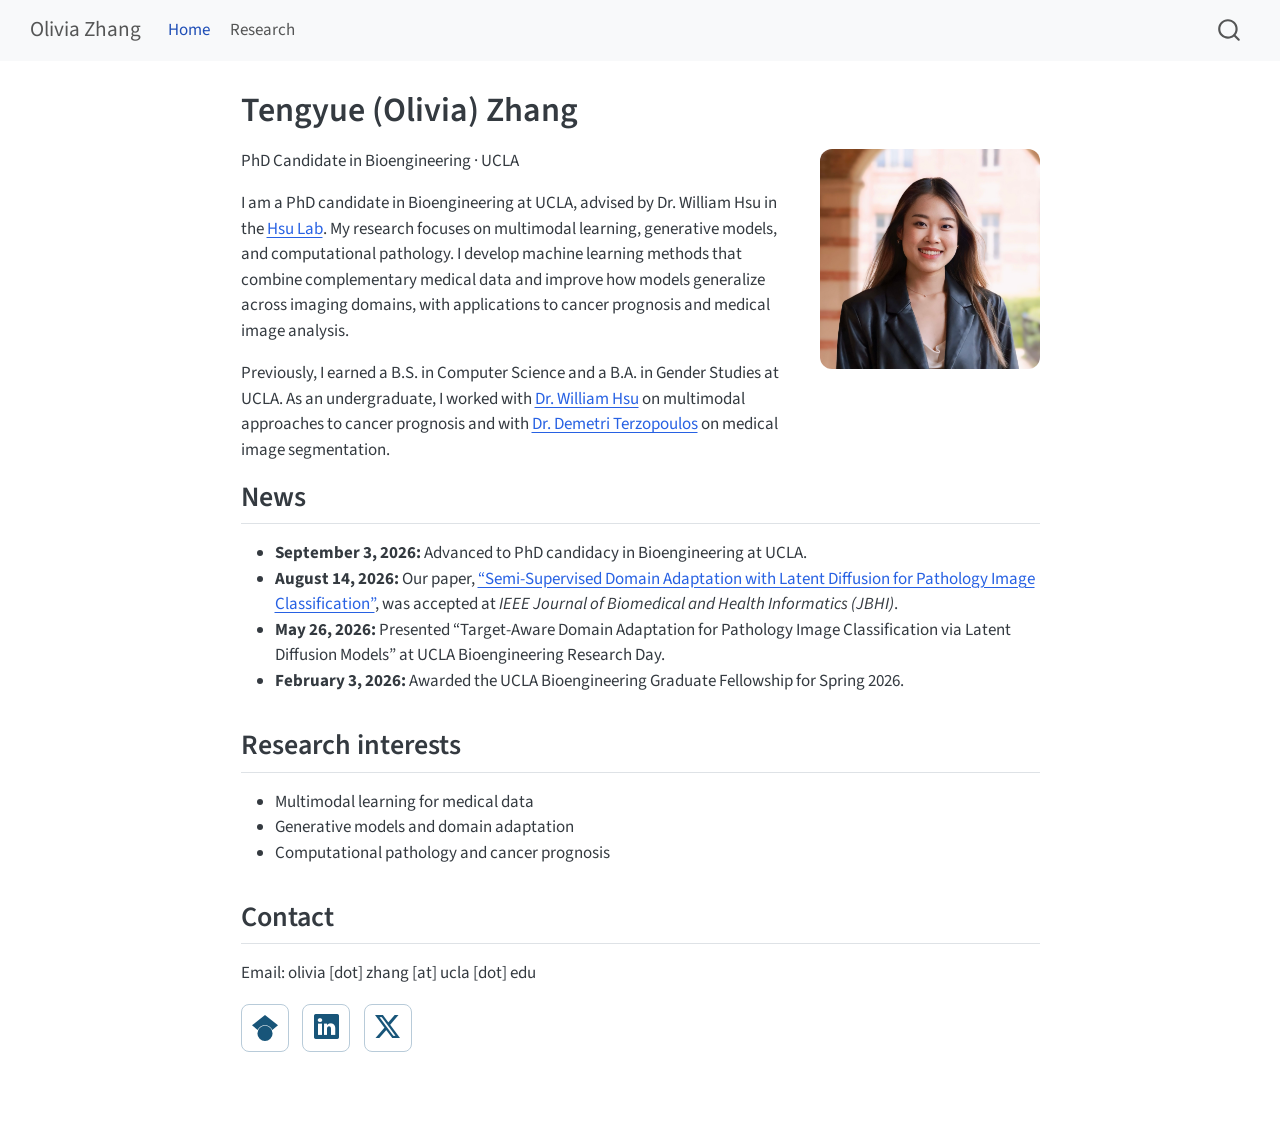
<file: docs/index.html>
<!DOCTYPE html>
<html xmlns="http://www.w3.org/1999/xhtml" lang="en" xml:lang="en"><head>

<meta charset="utf-8">
<meta name="generator" content="quarto-1.10.18">

<meta name="viewport" content="width=device-width, initial-scale=1.0, user-scalable=yes">


<title>Tengyue (Olivia) Zhang – Olivia Zhang</title>
<style>
/* Default styles provided by pandoc.
** See https://pandoc.org/MANUAL.html#variables-for-html for config info.
*/
span.smallcaps{font-variant: small-caps;}
div.columns{display: flex; gap: 1.5em;}
div.column{flex: auto;}
@media screen {
div.columns{gap: min(4vw, 1.5em);}
div.column{overflow-x: auto;}
}
div.hanging-indent{margin-left: 1.5em; text-indent: -1.5em;}
ul.task-list{list-style: none;}
ul.task-list li input[type="checkbox"] {
  width: 0.8em;
  margin: 0 0.8em 0.2em -1em; /* quarto-specific, see https://github.com/quarto-dev/quarto-cli/issues/4556 */ 
  vertical-align: middle;
}
</style>


<script src="site_libs/quarto-nav/quarto-nav.js"></script>
<script src="site_libs/quarto-nav/headroom.min.js"></script>
<script src="site_libs/clipboard/clipboard.min.js"></script>
<script src="site_libs/quarto-search/autocomplete.umd.js"></script>
<script src="site_libs/quarto-search/fuse.min.js"></script>
<script src="site_libs/quarto-search/quarto-search.js"></script>
<meta name="quarto:offset" content="./">
<script src="site_libs/quarto-html/quarto.js" type="module"></script>
<script src="site_libs/quarto-html/tabsets/tabsets.js" type="module"></script>
<script src="site_libs/quarto-html/popper.min.js"></script>
<script src="site_libs/quarto-html/tippy.umd.min.js"></script>
<script src="site_libs/quarto-html/anchor.min.js"></script>
<link href="site_libs/quarto-html/tippy.css" rel="stylesheet">
<link href="site_libs/quarto-html/quarto-syntax-highlighting-64a204ab8560d761af7679ceaba22944.css" rel="stylesheet" id="quarto-text-highlighting-styles">
<script src="site_libs/bootstrap/bootstrap.min.js"></script>
<link href="site_libs/bootstrap/bootstrap-icons.css" rel="stylesheet">
<link href="site_libs/bootstrap/bootstrap-445b8638c3d06994fee0907d791121c4.min.css" rel="stylesheet" append-hash="true" id="quarto-bootstrap" data-mode="light">
<script id="quarto-search-options" type="application/json">{
  "location": "navbar",
  "copy-button": false,
  "collapse-after": 3,
  "panel-placement": "end",
  "type": "overlay",
  "limit": 50,
  "keyboard-shortcut": [
    "f",
    "/",
    "s"
  ],
  "show-item-context": false,
  "language": {
    "search-no-results-text": "No results",
    "search-matching-documents-text": "matching documents",
    "search-copy-link-title": "Copy link to search",
    "search-hide-matches-text": "Hide additional matches",
    "search-more-match-text": "more match in this document",
    "search-more-matches-text": "more matches in this document",
    "search-clear-button-title": "Clear",
    "search-text-placeholder": "",
    "search-detached-cancel-button-title": "Cancel",
    "search-submit-button-title": "Submit",
    "search-label": "Search"
  }
}</script>


<link rel="stylesheet" href="styles-research-v3.css">
<link rel="stylesheet" href="contact.css">
<link rel="stylesheet" href="home.css">
</head>

<body class="nav-fixed fullcontent quarto-light">

<div id="quarto-search-results"></div>
  <header id="quarto-header" class="headroom fixed-top">
    <nav class="navbar navbar-expand-lg " data-bs-theme="dark">
      <div class="navbar-container container-fluid">
      <div class="navbar-brand-container mx-auto">
    <a class="navbar-brand" href="./index.html">
    <span class="navbar-title">Olivia Zhang</span>
    </a>
  </div>
            <div id="quarto-search" class="" title="Search"></div>
          <button class="navbar-toggler" type="button" data-bs-toggle="collapse" data-bs-target="#navbarCollapse" aria-controls="navbarCollapse" role="menu" aria-expanded="false" aria-label="Toggle navigation" onclick="if (window.quartoToggleHeadroom) { window.quartoToggleHeadroom(); }">
  <span class="navbar-toggler-icon"></span>
</button>
          <div class="collapse navbar-collapse" id="navbarCollapse">
            <ul class="navbar-nav navbar-nav-scroll me-auto">
  <li class="nav-item">
    <a class="nav-link active" href="./index.html" aria-current="page"> 
<span class="menu-text">Home</span></a>
  </li>  
  <li class="nav-item">
    <a class="nav-link" href="./research.html"> 
<span class="menu-text">Research</span></a>
  </li>  
</ul>
          </div> <!-- /navcollapse -->
            <div class="quarto-navbar-tools">
</div>
      </div> <!-- /container-fluid -->
    </nav>
</header>
<!-- content -->
<div id="quarto-content" class="quarto-container page-columns page-rows-contents page-layout-article page-navbar">
<!-- sidebar -->
<!-- margin-sidebar -->
    
<!-- main -->
<main class="content" id="quarto-document-content">

<header id="title-block-header" class="quarto-title-block default">
<div class="quarto-title">
<h1 class="title">Tengyue (Olivia) Zhang</h1>
</div>



<div class="quarto-title-meta">

    
  
    
  </div>
  


</header>


<div class="home-intro">
<div class="home-bio">
<p>PhD Candidate in Bioengineering · UCLA</p>
<p>I am a PhD candidate in Bioengineering at UCLA, advised by Dr.&nbsp;William Hsu in the <a href="https://www.hsu-lab.com/">Hsu Lab</a>. My research focuses on multimodal learning, generative models, and computational pathology. I develop machine learning methods that combine complementary medical data and improve how models generalize across imaging domains, with applications to cancer prognosis and medical image analysis.</p>
<p>Previously, I earned a B.S. in Computer Science and a B.A. in Gender Studies at UCLA. As an undergraduate, I worked with <a href="https://www.hsu-lab.com/">Dr.&nbsp;William Hsu</a> on multimodal approaches to cancer prognosis and with <a href="https://web.cs.ucla.edu/~dt/">Dr.&nbsp;Demetri Terzopoulos</a> on medical image segmentation.</p>
</div>
<div class="home-portrait">
<p><img src="images/headshot.jpg" alt="Portrait of Tengyue (Olivia) Zhang" width="220" height="220"></p>
</div>
</div>
<section id="news" class="level2">
<h2 class="anchored" data-anchor-id="news">News</h2>
<ul>
<li><strong>September 3, 2026:</strong> Advanced to PhD candidacy in Bioengineering at UCLA.</li>
<li><strong>August 14, 2026:</strong> Our paper, <a href="https://doi.org/10.1109/JBHI.2026.3727978">“Semi-Supervised Domain Adaptation with Latent Diffusion for Pathology Image Classification”</a>, was accepted at <em>IEEE Journal of Biomedical and Health Informatics (JBHI)</em>.</li>
<li><strong>May 26, 2026:</strong> Presented “Target-Aware Domain Adaptation for Pathology Image Classification via Latent Diffusion Models” at UCLA Bioengineering Research Day.</li>
<li><strong>February 3, 2026:</strong> Awarded the UCLA Bioengineering Graduate Fellowship for Spring 2026.</li>
</ul>
</section>
<section id="research-interests" class="level2">
<h2 class="anchored" data-anchor-id="research-interests">Research interests</h2>
<ul>
<li>Multimodal learning for medical data</li>
<li>Generative models and domain adaptation</li>
<li>Computational pathology and cancer prognosis</li>
</ul>
</section>
<section id="contact" class="level2">
<h2 class="anchored" data-anchor-id="contact">Contact</h2>
<p>Email: olivia [dot] zhang [at] ucla [dot] edu</p>
<div class="contact-links" aria-label="Social profiles">
  <a class="contact-icon" href="https://scholar.google.com/citations?user=uWzRYTwAAAAJ&amp;hl=en" aria-label="Google Scholar profile" title="Google Scholar">
    <svg viewbox="0 0 24 24" aria-hidden="true" focusable="false"><path d="M5.242 13.769L0 9.5 12 0l12 9.5-5.242 4.269C17.548 11.249 14.978 9.5 12 9.5c-2.977 0-5.548 1.748-6.758 4.269zM12 10a7 7 0 1 0 0 14 7 7 0 0 0 0-14z"></path></svg>
  </a>
  <a class="contact-icon" href="https://www.linkedin.com/in/tengyue-olivia-zhang" aria-label="LinkedIn profile" title="LinkedIn">
    <i class="bi bi-linkedin" aria-hidden="true"></i>
  </a>
  <a class="contact-icon" href="https://x.com/zhtyolivia?s=11" aria-label="X profile" title="X">
    <i class="bi bi-twitter-x" aria-hidden="true"></i>
  </a>
</div>


</section>

</main> <!-- /main -->
<script id="quarto-html-after-body" type="application/javascript">
  window.document.addEventListener("DOMContentLoaded", function (event) {
    const icon = "";
    const anchorJS = new window.AnchorJS();
    anchorJS.options = {
      placement: 'right',
      icon: icon
    };
    anchorJS.add('.anchored');
    const isCodeAnnotation = (el) => {
      for (const clz of el.classList) {
        if (clz.startsWith('code-annotation-')) {                     
          return true;
        }
      }
      return false;
    }
    const onCopySuccess = function(e) {
      // button target
      const button = e.trigger;
      // don't keep focus
      button.blur();
      // flash "checked"
      button.classList.add('code-copy-button-checked');
      var currentTitle = button.getAttribute("title");
      button.setAttribute("title", "Copied!");
      let tooltip;
      if (window.bootstrap) {
        button.setAttribute("data-bs-toggle", "tooltip");
        button.setAttribute("data-bs-placement", "left");
        button.setAttribute("data-bs-title", "Copied!");
        tooltip = new bootstrap.Tooltip(button, 
          { trigger: "manual", 
            customClass: "code-copy-button-tooltip",
            offset: [0, -8]});
        tooltip.show();    
      }
      setTimeout(function() {
        if (tooltip) {
          tooltip.hide();
          button.removeAttribute("data-bs-title");
          button.removeAttribute("data-bs-toggle");
          button.removeAttribute("data-bs-placement");
        }
        button.setAttribute("title", currentTitle);
        button.classList.remove('code-copy-button-checked');
      }, 1000);
      // clear code selection
      e.clearSelection();
    }
    const getTextToCopy = function(trigger) {
      const outerScaffold = trigger.parentElement.cloneNode(true);
      const codeEl = outerScaffold.querySelector('code');
      for (const childEl of codeEl.children) {
        if (isCodeAnnotation(childEl)) {
          childEl.remove();
        }
      }
      return codeEl.innerText;
    }
    const clipboard = new window.ClipboardJS('.code-copy-button:not([data-in-quarto-modal])', {
      text: getTextToCopy
    });
    clipboard.on('success', onCopySuccess);
    if (window.document.getElementById('quarto-embedded-source-code-modal')) {
      const clipboardModal = new window.ClipboardJS('.code-copy-button[data-in-quarto-modal]', {
        text: getTextToCopy,
        container: window.document.getElementById('quarto-embedded-source-code-modal')
      });
      clipboardModal.on('success', onCopySuccess);
    }
      var localhostRegex = new RegExp(/^(?:http|https):\/\/localhost\:?[0-9]*\//);
      var mailtoRegex = new RegExp(/^mailto:/);
        var filterRegex = new RegExp('/' + window.location.host + '/');
      var isInternal = (href) => {
          return filterRegex.test(href) || localhostRegex.test(href) || mailtoRegex.test(href);
      }
      // Inspect non-navigation links and adorn them if external
     var links = window.document.querySelectorAll('a[href]:not(.nav-link):not(.navbar-brand):not(.toc-action):not(.sidebar-link):not(.sidebar-item-toggle):not(.pagination-link):not(.no-external):not([aria-hidden]):not(.dropdown-item):not(.quarto-navigation-tool):not(.about-link)');
      for (var i=0; i<links.length; i++) {
        const link = links[i];
        if (!isInternal(link.href)) {
          // undo the damage that might have been done by quarto-nav.js in the case of
          // links that we want to consider external
          if (link.dataset.originalHref !== undefined) {
            link.href = link.dataset.originalHref;
          }
        }
      }
    function tippyHover(el, contentFn, onTriggerFn, onUntriggerFn) {
      const config = {
        allowHTML: true,
        maxWidth: 500,
        delay: 100,
        arrow: false,
        appendTo: function(el) {
            return el.parentElement;
        },
        interactive: true,
        interactiveBorder: 10,
        theme: 'quarto',
        placement: 'bottom-start',
      };
      if (contentFn) {
        config.content = contentFn;
      }
      if (onTriggerFn) {
        config.onTrigger = onTriggerFn;
      }
      if (onUntriggerFn) {
        config.onUntrigger = onUntriggerFn;
      }
      window.tippy(el, config); 
    }
    const noterefs = window.document.querySelectorAll('a[role="doc-noteref"]');
    for (var i=0; i<noterefs.length; i++) {
      const ref = noterefs[i];
      tippyHover(ref, function() {
        // use id or data attribute instead here
        let href = ref.getAttribute('data-footnote-href') || ref.getAttribute('href');
        try { href = new URL(href).hash; } catch {}
        const id = href.replace(/^#\/?/, "");
        const note = window.document.getElementById(id);
        if (note) {
          return note.innerHTML;
        } else {
          return "";
        }
      });
    }
    const xrefs = window.document.querySelectorAll('a.quarto-xref');
    const processXRef = (id, note) => {
      // Strip column container classes
      const stripColumnClz = (el) => {
        el.classList.remove("page-full", "page-columns");
        if (el.children) {
          for (const child of el.children) {
            stripColumnClz(child);
          }
        }
      }
      stripColumnClz(note)
      if (id === null || id.startsWith('sec-')) {
        // Special case sections, only their first couple elements
        const container = document.createElement("div");
        if (note.children && note.children.length > 2) {
          container.appendChild(note.children[0].cloneNode(true));
          for (let i = 1; i < note.children.length; i++) {
            const child = note.children[i];
            if (child.tagName === "P" && child.innerText === "") {
              continue;
            } else {
              container.appendChild(child.cloneNode(true));
              break;
            }
          }
          if (window.Quarto?.typesetMath) {
            window.Quarto.typesetMath(container);
          }
          return container.innerHTML
        } else {
          if (window.Quarto?.typesetMath) {
            window.Quarto.typesetMath(note);
          }
          return note.innerHTML;
        }
      } else {
        // Remove any anchor links if they are present
        const anchorLink = note.querySelector('a.anchorjs-link');
        if (anchorLink) {
          anchorLink.remove();
        }
        if (window.Quarto?.typesetMath) {
          window.Quarto.typesetMath(note);
        }
        if (note.classList.contains("callout")) {
          return note.outerHTML;
        } else {
          return note.innerHTML;
        }
      }
    }
    for (var i=0; i<xrefs.length; i++) {
      const xref = xrefs[i];
      tippyHover(xref, undefined, function(instance) {
        instance.disable();
        let url = xref.getAttribute('href');
        let hash = undefined; 
        if (url.startsWith('#')) {
          hash = url;
        } else {
          try { hash = new URL(url).hash; } catch {}
        }
        if (hash) {
          const id = hash.replace(/^#\/?/, "");
          const note = window.document.getElementById(id);
          if (note !== null) {
            try {
              const html = processXRef(id, note.cloneNode(true));
              instance.setContent(html);
            } finally {
              instance.enable();
              instance.show();
            }
          } else {
            // See if we can fetch this
            fetch(url.split('#')[0])
            .then(res => res.text())
            .then(html => {
              const parser = new DOMParser();
              const htmlDoc = parser.parseFromString(html, "text/html");
              const note = htmlDoc.getElementById(id);
              if (note !== null) {
                const html = processXRef(id, note);
                instance.setContent(html);
              } 
            }).finally(() => {
              instance.enable();
              instance.show();
            });
          }
        } else {
          // See if we can fetch a full url (with no hash to target)
          // This is a special case and we should probably do some content thinning / targeting
          fetch(url)
          .then(res => res.text())
          .then(html => {
            const parser = new DOMParser();
            const htmlDoc = parser.parseFromString(html, "text/html");
            const note = htmlDoc.querySelector('main.content');
            if (note !== null) {
              // This should only happen for chapter cross references
              // (since there is no id in the URL)
              // remove the first header
              if (note.children.length > 0 && note.children[0].tagName === "HEADER") {
                note.children[0].remove();
              }
              const html = processXRef(null, note);
              instance.setContent(html);
            } 
          }).finally(() => {
            instance.enable();
            instance.show();
          });
        }
      }, function(instance) {
      });
    }
        let selectedAnnoteEl;
        const selectorForAnnotation = ( cell, annotation) => {
          let cellAttr = 'data-code-cell="' + cell + '"';
          let lineAttr = 'data-code-annotation="' +  annotation + '"';
          const selector = 'span[' + cellAttr + '][' + lineAttr + ']';
          return selector;
        }
        const selectCodeLines = (annoteEl) => {
          const doc = window.document;
          const targetCell = annoteEl.getAttribute("data-target-cell");
          const targetAnnotation = annoteEl.getAttribute("data-target-annotation");
          const annoteSpan = window.document.querySelector(selectorForAnnotation(targetCell, targetAnnotation));
          const lines = annoteSpan.getAttribute("data-code-lines").split(",");
          const lineIds = lines.map((line) => {
            return targetCell + "-" + line;
          })
          let top = null;
          let height = null;
          let parent = null;
          if (lineIds.length > 0) {
              //compute the position of the single el (top and bottom and make a div)
              const el = window.document.getElementById(lineIds[0]);
              top = el.offsetTop;
              height = el.offsetHeight;
              parent = el.parentElement.parentElement;
            if (lineIds.length > 1) {
              const lastEl = window.document.getElementById(lineIds[lineIds.length - 1]);
              const bottom = lastEl.offsetTop + lastEl.offsetHeight;
              height = bottom - top;
            }
            if (top !== null && height !== null && parent !== null) {
              // cook up a div (if necessary) and position it 
              let div = window.document.getElementById("code-annotation-line-highlight");
              if (div === null) {
                div = window.document.createElement("div");
                div.setAttribute("id", "code-annotation-line-highlight");
                div.style.position = 'absolute';
                parent.appendChild(div);
              }
              div.style.top = top - 2 + "px";
              div.style.height = height + 4 + "px";
              div.style.left = 0;
              let gutterDiv = window.document.getElementById("code-annotation-line-highlight-gutter");
              if (gutterDiv === null) {
                gutterDiv = window.document.createElement("div");
                gutterDiv.setAttribute("id", "code-annotation-line-highlight-gutter");
                gutterDiv.style.position = 'absolute';
                const codeCell = window.document.getElementById(targetCell);
                const gutter = codeCell.querySelector('.code-annotation-gutter');
                gutter.appendChild(gutterDiv);
              }
              gutterDiv.style.top = top - 2 + "px";
              gutterDiv.style.height = height + 4 + "px";
            }
            selectedAnnoteEl = annoteEl;
          }
        };
        const unselectCodeLines = () => {
          const elementsIds = ["code-annotation-line-highlight", "code-annotation-line-highlight-gutter"];
          elementsIds.forEach((elId) => {
            const div = window.document.getElementById(elId);
            if (div) {
              div.remove();
            }
          });
          selectedAnnoteEl = undefined;
        };
          // Handle positioning of the toggle
      window.addEventListener(
        "resize",
        throttle(() => {
          elRect = undefined;
          if (selectedAnnoteEl) {
            selectCodeLines(selectedAnnoteEl);
          }
        }, 10)
      );
      function throttle(fn, ms) {
      let throttle = false;
      let timer;
        return (...args) => {
          if(!throttle) { // first call gets through
              fn.apply(this, args);
              throttle = true;
          } else { // all the others get throttled
              if(timer) clearTimeout(timer); // cancel #2
              timer = setTimeout(() => {
                fn.apply(this, args);
                timer = throttle = false;
              }, ms);
          }
        };
      }
        // Attach click handler to the DT
        const annoteDls = window.document.querySelectorAll('dt[data-target-cell]');
        for (const annoteDlNode of annoteDls) {
          annoteDlNode.addEventListener('click', (event) => {
            const clickedEl = event.target;
            if (clickedEl !== selectedAnnoteEl) {
              unselectCodeLines();
              const activeEl = window.document.querySelector('dt[data-target-cell].code-annotation-active');
              if (activeEl) {
                activeEl.classList.remove('code-annotation-active');
              }
              selectCodeLines(clickedEl);
              clickedEl.classList.add('code-annotation-active');
            } else {
              // Unselect the line
              unselectCodeLines();
              clickedEl.classList.remove('code-annotation-active');
            }
          });
        }
    const findCites = (el) => {
      const parentEl = el.parentElement;
      if (parentEl) {
        const cites = parentEl.dataset.cites;
        if (cites) {
          return {
            el,
            cites: cites.split(' ')
          };
        } else {
          return findCites(el.parentElement)
        }
      } else {
        return undefined;
      }
    };
    var bibliorefs = window.document.querySelectorAll('a[role="doc-biblioref"]');
    for (var i=0; i<bibliorefs.length; i++) {
      const ref = bibliorefs[i];
      const citeInfo = findCites(ref);
      if (citeInfo) {
        tippyHover(citeInfo.el, function() {
          var popup = window.document.createElement('div');
          citeInfo.cites.forEach(function(cite) {
            var citeDiv = window.document.createElement('div');
            citeDiv.classList.add('hanging-indent');
            citeDiv.classList.add('csl-entry');
            var biblioDiv = window.document.getElementById('ref-' + cite);
            if (biblioDiv) {
              citeDiv.innerHTML = biblioDiv.innerHTML;
            }
            popup.appendChild(citeDiv);
          });
          return popup.innerHTML;
        });
      }
    }
  });
  </script>
</div> <!-- /content -->




</body></html>
</file>
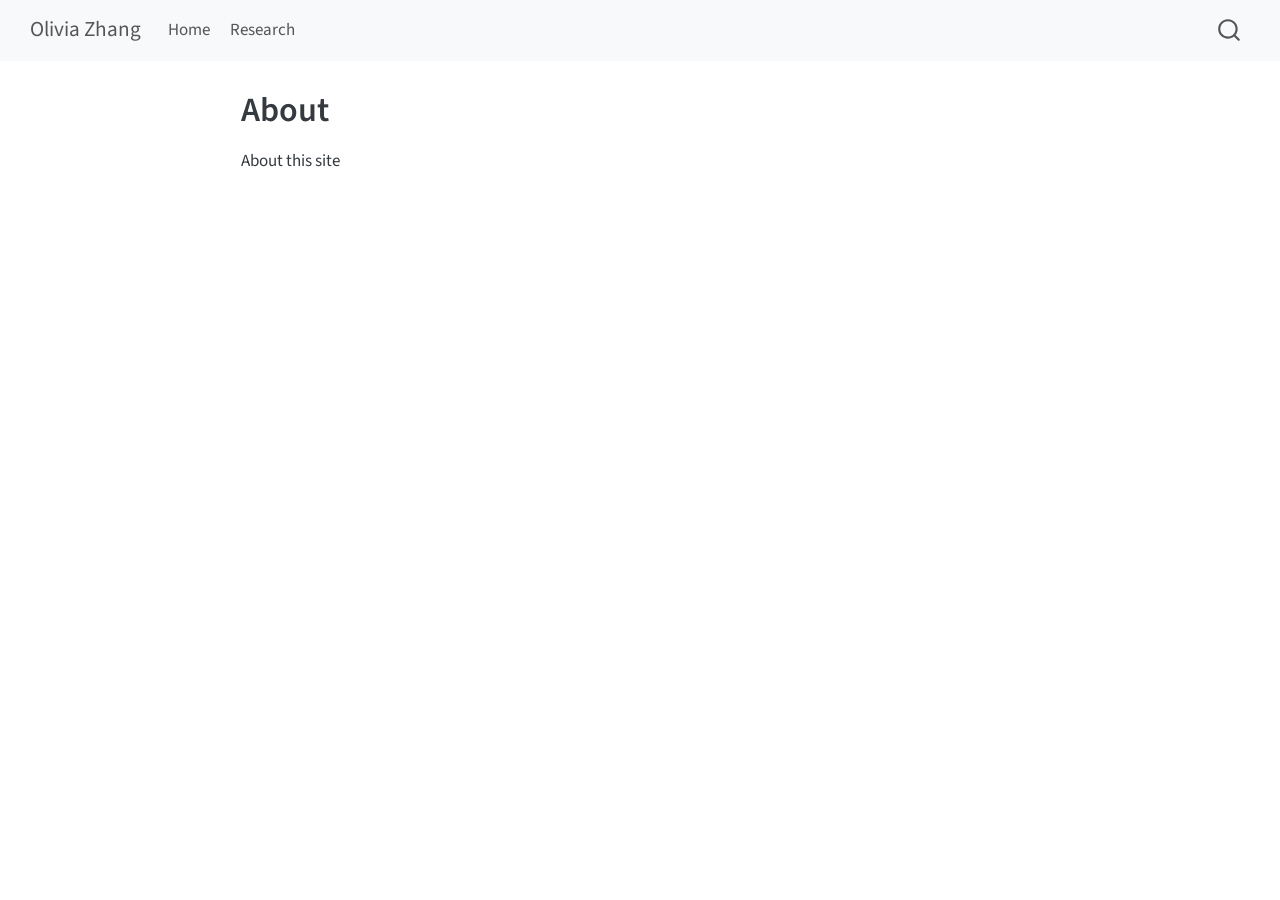
<file: docs/about.html>
<!DOCTYPE html>
<html xmlns="http://www.w3.org/1999/xhtml" lang="en" xml:lang="en"><head>

<meta charset="utf-8">
<meta name="generator" content="quarto-1.10.18">

<meta name="viewport" content="width=device-width, initial-scale=1.0, user-scalable=yes">


<title>About – Olivia Zhang</title>
<style>
/* Default styles provided by pandoc.
** See https://pandoc.org/MANUAL.html#variables-for-html for config info.
*/
span.smallcaps{font-variant: small-caps;}
div.columns{display: flex; gap: 1.5em;}
div.column{flex: auto;}
@media screen {
div.columns{gap: min(4vw, 1.5em);}
div.column{overflow-x: auto;}
}
div.hanging-indent{margin-left: 1.5em; text-indent: -1.5em;}
ul.task-list{list-style: none;}
ul.task-list li input[type="checkbox"] {
  width: 0.8em;
  margin: 0 0.8em 0.2em -1em; /* quarto-specific, see https://github.com/quarto-dev/quarto-cli/issues/4556 */ 
  vertical-align: middle;
}
</style>


<script src="site_libs/quarto-nav/quarto-nav.js"></script>
<script src="site_libs/quarto-nav/headroom.min.js"></script>
<script src="site_libs/clipboard/clipboard.min.js"></script>
<script src="site_libs/quarto-search/autocomplete.umd.js"></script>
<script src="site_libs/quarto-search/fuse.min.js"></script>
<script src="site_libs/quarto-search/quarto-search.js"></script>
<meta name="quarto:offset" content="./">
<script src="site_libs/quarto-html/quarto.js" type="module"></script>
<script src="site_libs/quarto-html/tabsets/tabsets.js" type="module"></script>
<script src="site_libs/quarto-html/popper.min.js"></script>
<script src="site_libs/quarto-html/tippy.umd.min.js"></script>
<script src="site_libs/quarto-html/anchor.min.js"></script>
<link href="site_libs/quarto-html/tippy.css" rel="stylesheet">
<link href="site_libs/quarto-html/quarto-syntax-highlighting-64a204ab8560d761af7679ceaba22944.css" rel="stylesheet" id="quarto-text-highlighting-styles">
<script src="site_libs/bootstrap/bootstrap.min.js"></script>
<link href="site_libs/bootstrap/bootstrap-icons.css" rel="stylesheet">
<link href="site_libs/bootstrap/bootstrap-445b8638c3d06994fee0907d791121c4.min.css" rel="stylesheet" append-hash="true" id="quarto-bootstrap" data-mode="light">
<script id="quarto-search-options" type="application/json">{
  "location": "navbar",
  "copy-button": false,
  "collapse-after": 3,
  "panel-placement": "end",
  "type": "overlay",
  "limit": 50,
  "keyboard-shortcut": [
    "f",
    "/",
    "s"
  ],
  "show-item-context": false,
  "language": {
    "search-no-results-text": "No results",
    "search-matching-documents-text": "matching documents",
    "search-copy-link-title": "Copy link to search",
    "search-hide-matches-text": "Hide additional matches",
    "search-more-match-text": "more match in this document",
    "search-more-matches-text": "more matches in this document",
    "search-clear-button-title": "Clear",
    "search-text-placeholder": "",
    "search-detached-cancel-button-title": "Cancel",
    "search-submit-button-title": "Submit",
    "search-label": "Search"
  }
}</script>


<link rel="stylesheet" href="styles-research-v3.css">
<link rel="stylesheet" href="contact.css">
<link rel="stylesheet" href="home.css">
</head>

<body class="nav-fixed fullcontent quarto-light">

<div id="quarto-search-results"></div>
  <header id="quarto-header" class="headroom fixed-top">
    <nav class="navbar navbar-expand-lg " data-bs-theme="dark">
      <div class="navbar-container container-fluid">
      <div class="navbar-brand-container mx-auto">
    <a class="navbar-brand" href="./index.html">
    <span class="navbar-title">Olivia Zhang</span>
    </a>
  </div>
            <div id="quarto-search" class="" title="Search"></div>
          <button class="navbar-toggler" type="button" data-bs-toggle="collapse" data-bs-target="#navbarCollapse" aria-controls="navbarCollapse" role="menu" aria-expanded="false" aria-label="Toggle navigation" onclick="if (window.quartoToggleHeadroom) { window.quartoToggleHeadroom(); }">
  <span class="navbar-toggler-icon"></span>
</button>
          <div class="collapse navbar-collapse" id="navbarCollapse">
            <ul class="navbar-nav navbar-nav-scroll me-auto">
  <li class="nav-item">
    <a class="nav-link" href="./index.html"> 
<span class="menu-text">Home</span></a>
  </li>  
  <li class="nav-item">
    <a class="nav-link" href="./research.html"> 
<span class="menu-text">Research</span></a>
  </li>  
</ul>
          </div> <!-- /navcollapse -->
            <div class="quarto-navbar-tools">
</div>
      </div> <!-- /container-fluid -->
    </nav>
</header>
<!-- content -->
<div id="quarto-content" class="quarto-container page-columns page-rows-contents page-layout-article page-navbar">
<!-- sidebar -->
<!-- margin-sidebar -->
    
<!-- main -->
<main class="content" id="quarto-document-content">

<header id="title-block-header" class="quarto-title-block default">
<div class="quarto-title">
<h1 class="title">About</h1>
</div>



<div class="quarto-title-meta">

    
  
    
  </div>
  


</header>


<p>About this site</p>



</main> <!-- /main -->
<script id="quarto-html-after-body" type="application/javascript">
  window.document.addEventListener("DOMContentLoaded", function (event) {
    const icon = "";
    const anchorJS = new window.AnchorJS();
    anchorJS.options = {
      placement: 'right',
      icon: icon
    };
    anchorJS.add('.anchored');
    const isCodeAnnotation = (el) => {
      for (const clz of el.classList) {
        if (clz.startsWith('code-annotation-')) {                     
          return true;
        }
      }
      return false;
    }
    const onCopySuccess = function(e) {
      // button target
      const button = e.trigger;
      // don't keep focus
      button.blur();
      // flash "checked"
      button.classList.add('code-copy-button-checked');
      var currentTitle = button.getAttribute("title");
      button.setAttribute("title", "Copied!");
      let tooltip;
      if (window.bootstrap) {
        button.setAttribute("data-bs-toggle", "tooltip");
        button.setAttribute("data-bs-placement", "left");
        button.setAttribute("data-bs-title", "Copied!");
        tooltip = new bootstrap.Tooltip(button, 
          { trigger: "manual", 
            customClass: "code-copy-button-tooltip",
            offset: [0, -8]});
        tooltip.show();    
      }
      setTimeout(function() {
        if (tooltip) {
          tooltip.hide();
          button.removeAttribute("data-bs-title");
          button.removeAttribute("data-bs-toggle");
          button.removeAttribute("data-bs-placement");
        }
        button.setAttribute("title", currentTitle);
        button.classList.remove('code-copy-button-checked');
      }, 1000);
      // clear code selection
      e.clearSelection();
    }
    const getTextToCopy = function(trigger) {
      const outerScaffold = trigger.parentElement.cloneNode(true);
      const codeEl = outerScaffold.querySelector('code');
      for (const childEl of codeEl.children) {
        if (isCodeAnnotation(childEl)) {
          childEl.remove();
        }
      }
      return codeEl.innerText;
    }
    const clipboard = new window.ClipboardJS('.code-copy-button:not([data-in-quarto-modal])', {
      text: getTextToCopy
    });
    clipboard.on('success', onCopySuccess);
    if (window.document.getElementById('quarto-embedded-source-code-modal')) {
      const clipboardModal = new window.ClipboardJS('.code-copy-button[data-in-quarto-modal]', {
        text: getTextToCopy,
        container: window.document.getElementById('quarto-embedded-source-code-modal')
      });
      clipboardModal.on('success', onCopySuccess);
    }
      var localhostRegex = new RegExp(/^(?:http|https):\/\/localhost\:?[0-9]*\//);
      var mailtoRegex = new RegExp(/^mailto:/);
        var filterRegex = new RegExp('/' + window.location.host + '/');
      var isInternal = (href) => {
          return filterRegex.test(href) || localhostRegex.test(href) || mailtoRegex.test(href);
      }
      // Inspect non-navigation links and adorn them if external
     var links = window.document.querySelectorAll('a[href]:not(.nav-link):not(.navbar-brand):not(.toc-action):not(.sidebar-link):not(.sidebar-item-toggle):not(.pagination-link):not(.no-external):not([aria-hidden]):not(.dropdown-item):not(.quarto-navigation-tool):not(.about-link)');
      for (var i=0; i<links.length; i++) {
        const link = links[i];
        if (!isInternal(link.href)) {
          // undo the damage that might have been done by quarto-nav.js in the case of
          // links that we want to consider external
          if (link.dataset.originalHref !== undefined) {
            link.href = link.dataset.originalHref;
          }
        }
      }
    function tippyHover(el, contentFn, onTriggerFn, onUntriggerFn) {
      const config = {
        allowHTML: true,
        maxWidth: 500,
        delay: 100,
        arrow: false,
        appendTo: function(el) {
            return el.parentElement;
        },
        interactive: true,
        interactiveBorder: 10,
        theme: 'quarto',
        placement: 'bottom-start',
      };
      if (contentFn) {
        config.content = contentFn;
      }
      if (onTriggerFn) {
        config.onTrigger = onTriggerFn;
      }
      if (onUntriggerFn) {
        config.onUntrigger = onUntriggerFn;
      }
      window.tippy(el, config); 
    }
    const noterefs = window.document.querySelectorAll('a[role="doc-noteref"]');
    for (var i=0; i<noterefs.length; i++) {
      const ref = noterefs[i];
      tippyHover(ref, function() {
        // use id or data attribute instead here
        let href = ref.getAttribute('data-footnote-href') || ref.getAttribute('href');
        try { href = new URL(href).hash; } catch {}
        const id = href.replace(/^#\/?/, "");
        const note = window.document.getElementById(id);
        if (note) {
          return note.innerHTML;
        } else {
          return "";
        }
      });
    }
    const xrefs = window.document.querySelectorAll('a.quarto-xref');
    const processXRef = (id, note) => {
      // Strip column container classes
      const stripColumnClz = (el) => {
        el.classList.remove("page-full", "page-columns");
        if (el.children) {
          for (const child of el.children) {
            stripColumnClz(child);
          }
        }
      }
      stripColumnClz(note)
      if (id === null || id.startsWith('sec-')) {
        // Special case sections, only their first couple elements
        const container = document.createElement("div");
        if (note.children && note.children.length > 2) {
          container.appendChild(note.children[0].cloneNode(true));
          for (let i = 1; i < note.children.length; i++) {
            const child = note.children[i];
            if (child.tagName === "P" && child.innerText === "") {
              continue;
            } else {
              container.appendChild(child.cloneNode(true));
              break;
            }
          }
          if (window.Quarto?.typesetMath) {
            window.Quarto.typesetMath(container);
          }
          return container.innerHTML
        } else {
          if (window.Quarto?.typesetMath) {
            window.Quarto.typesetMath(note);
          }
          return note.innerHTML;
        }
      } else {
        // Remove any anchor links if they are present
        const anchorLink = note.querySelector('a.anchorjs-link');
        if (anchorLink) {
          anchorLink.remove();
        }
        if (window.Quarto?.typesetMath) {
          window.Quarto.typesetMath(note);
        }
        if (note.classList.contains("callout")) {
          return note.outerHTML;
        } else {
          return note.innerHTML;
        }
      }
    }
    for (var i=0; i<xrefs.length; i++) {
      const xref = xrefs[i];
      tippyHover(xref, undefined, function(instance) {
        instance.disable();
        let url = xref.getAttribute('href');
        let hash = undefined; 
        if (url.startsWith('#')) {
          hash = url;
        } else {
          try { hash = new URL(url).hash; } catch {}
        }
        if (hash) {
          const id = hash.replace(/^#\/?/, "");
          const note = window.document.getElementById(id);
          if (note !== null) {
            try {
              const html = processXRef(id, note.cloneNode(true));
              instance.setContent(html);
            } finally {
              instance.enable();
              instance.show();
            }
          } else {
            // See if we can fetch this
            fetch(url.split('#')[0])
            .then(res => res.text())
            .then(html => {
              const parser = new DOMParser();
              const htmlDoc = parser.parseFromString(html, "text/html");
              const note = htmlDoc.getElementById(id);
              if (note !== null) {
                const html = processXRef(id, note);
                instance.setContent(html);
              } 
            }).finally(() => {
              instance.enable();
              instance.show();
            });
          }
        } else {
          // See if we can fetch a full url (with no hash to target)
          // This is a special case and we should probably do some content thinning / targeting
          fetch(url)
          .then(res => res.text())
          .then(html => {
            const parser = new DOMParser();
            const htmlDoc = parser.parseFromString(html, "text/html");
            const note = htmlDoc.querySelector('main.content');
            if (note !== null) {
              // This should only happen for chapter cross references
              // (since there is no id in the URL)
              // remove the first header
              if (note.children.length > 0 && note.children[0].tagName === "HEADER") {
                note.children[0].remove();
              }
              const html = processXRef(null, note);
              instance.setContent(html);
            } 
          }).finally(() => {
            instance.enable();
            instance.show();
          });
        }
      }, function(instance) {
      });
    }
        let selectedAnnoteEl;
        const selectorForAnnotation = ( cell, annotation) => {
          let cellAttr = 'data-code-cell="' + cell + '"';
          let lineAttr = 'data-code-annotation="' +  annotation + '"';
          const selector = 'span[' + cellAttr + '][' + lineAttr + ']';
          return selector;
        }
        const selectCodeLines = (annoteEl) => {
          const doc = window.document;
          const targetCell = annoteEl.getAttribute("data-target-cell");
          const targetAnnotation = annoteEl.getAttribute("data-target-annotation");
          const annoteSpan = window.document.querySelector(selectorForAnnotation(targetCell, targetAnnotation));
          const lines = annoteSpan.getAttribute("data-code-lines").split(",");
          const lineIds = lines.map((line) => {
            return targetCell + "-" + line;
          })
          let top = null;
          let height = null;
          let parent = null;
          if (lineIds.length > 0) {
              //compute the position of the single el (top and bottom and make a div)
              const el = window.document.getElementById(lineIds[0]);
              top = el.offsetTop;
              height = el.offsetHeight;
              parent = el.parentElement.parentElement;
            if (lineIds.length > 1) {
              const lastEl = window.document.getElementById(lineIds[lineIds.length - 1]);
              const bottom = lastEl.offsetTop + lastEl.offsetHeight;
              height = bottom - top;
            }
            if (top !== null && height !== null && parent !== null) {
              // cook up a div (if necessary) and position it 
              let div = window.document.getElementById("code-annotation-line-highlight");
              if (div === null) {
                div = window.document.createElement("div");
                div.setAttribute("id", "code-annotation-line-highlight");
                div.style.position = 'absolute';
                parent.appendChild(div);
              }
              div.style.top = top - 2 + "px";
              div.style.height = height + 4 + "px";
              div.style.left = 0;
              let gutterDiv = window.document.getElementById("code-annotation-line-highlight-gutter");
              if (gutterDiv === null) {
                gutterDiv = window.document.createElement("div");
                gutterDiv.setAttribute("id", "code-annotation-line-highlight-gutter");
                gutterDiv.style.position = 'absolute';
                const codeCell = window.document.getElementById(targetCell);
                const gutter = codeCell.querySelector('.code-annotation-gutter');
                gutter.appendChild(gutterDiv);
              }
              gutterDiv.style.top = top - 2 + "px";
              gutterDiv.style.height = height + 4 + "px";
            }
            selectedAnnoteEl = annoteEl;
          }
        };
        const unselectCodeLines = () => {
          const elementsIds = ["code-annotation-line-highlight", "code-annotation-line-highlight-gutter"];
          elementsIds.forEach((elId) => {
            const div = window.document.getElementById(elId);
            if (div) {
              div.remove();
            }
          });
          selectedAnnoteEl = undefined;
        };
          // Handle positioning of the toggle
      window.addEventListener(
        "resize",
        throttle(() => {
          elRect = undefined;
          if (selectedAnnoteEl) {
            selectCodeLines(selectedAnnoteEl);
          }
        }, 10)
      );
      function throttle(fn, ms) {
      let throttle = false;
      let timer;
        return (...args) => {
          if(!throttle) { // first call gets through
              fn.apply(this, args);
              throttle = true;
          } else { // all the others get throttled
              if(timer) clearTimeout(timer); // cancel #2
              timer = setTimeout(() => {
                fn.apply(this, args);
                timer = throttle = false;
              }, ms);
          }
        };
      }
        // Attach click handler to the DT
        const annoteDls = window.document.querySelectorAll('dt[data-target-cell]');
        for (const annoteDlNode of annoteDls) {
          annoteDlNode.addEventListener('click', (event) => {
            const clickedEl = event.target;
            if (clickedEl !== selectedAnnoteEl) {
              unselectCodeLines();
              const activeEl = window.document.querySelector('dt[data-target-cell].code-annotation-active');
              if (activeEl) {
                activeEl.classList.remove('code-annotation-active');
              }
              selectCodeLines(clickedEl);
              clickedEl.classList.add('code-annotation-active');
            } else {
              // Unselect the line
              unselectCodeLines();
              clickedEl.classList.remove('code-annotation-active');
            }
          });
        }
    const findCites = (el) => {
      const parentEl = el.parentElement;
      if (parentEl) {
        const cites = parentEl.dataset.cites;
        if (cites) {
          return {
            el,
            cites: cites.split(' ')
          };
        } else {
          return findCites(el.parentElement)
        }
      } else {
        return undefined;
      }
    };
    var bibliorefs = window.document.querySelectorAll('a[role="doc-biblioref"]');
    for (var i=0; i<bibliorefs.length; i++) {
      const ref = bibliorefs[i];
      const citeInfo = findCites(ref);
      if (citeInfo) {
        tippyHover(citeInfo.el, function() {
          var popup = window.document.createElement('div');
          citeInfo.cites.forEach(function(cite) {
            var citeDiv = window.document.createElement('div');
            citeDiv.classList.add('hanging-indent');
            citeDiv.classList.add('csl-entry');
            var biblioDiv = window.document.getElementById('ref-' + cite);
            if (biblioDiv) {
              citeDiv.innerHTML = biblioDiv.innerHTML;
            }
            popup.appendChild(citeDiv);
          });
          return popup.innerHTML;
        });
      }
    }
  });
  </script>
</div> <!-- /content -->




</body></html>
</file>
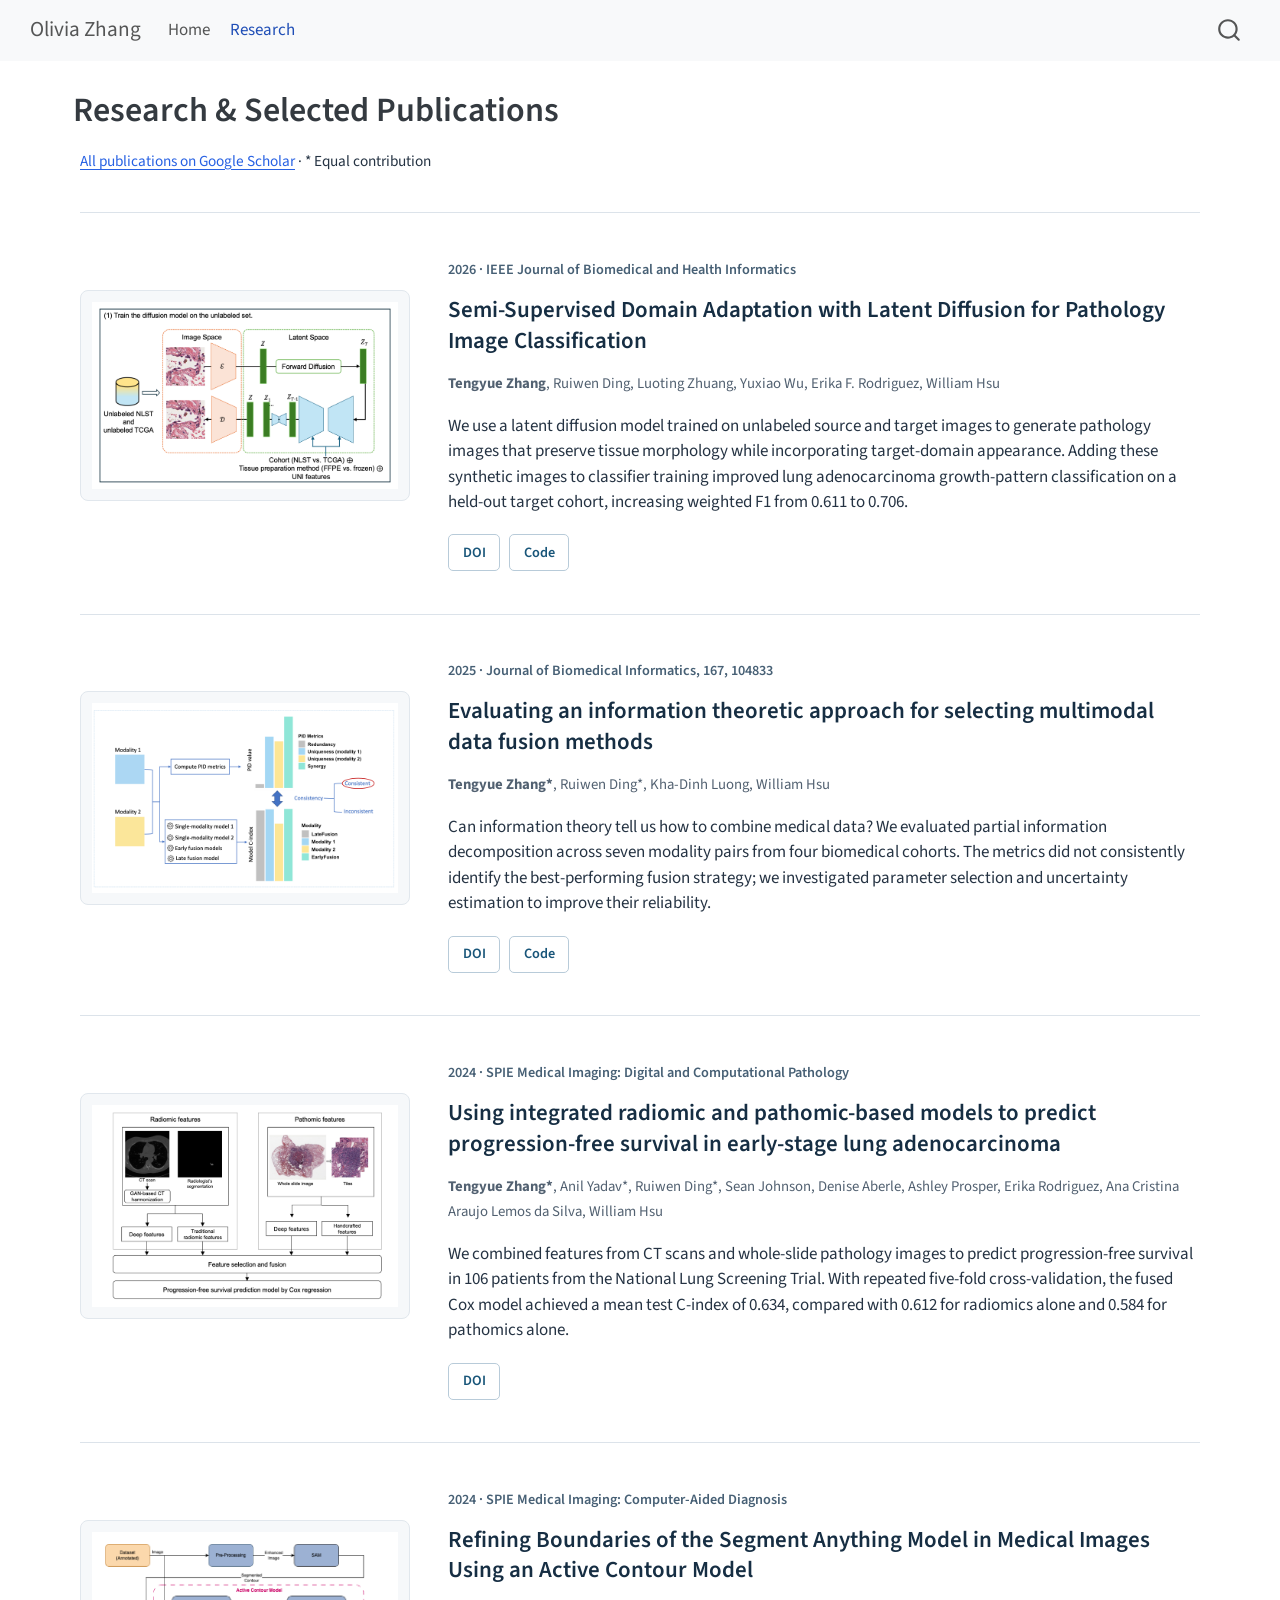
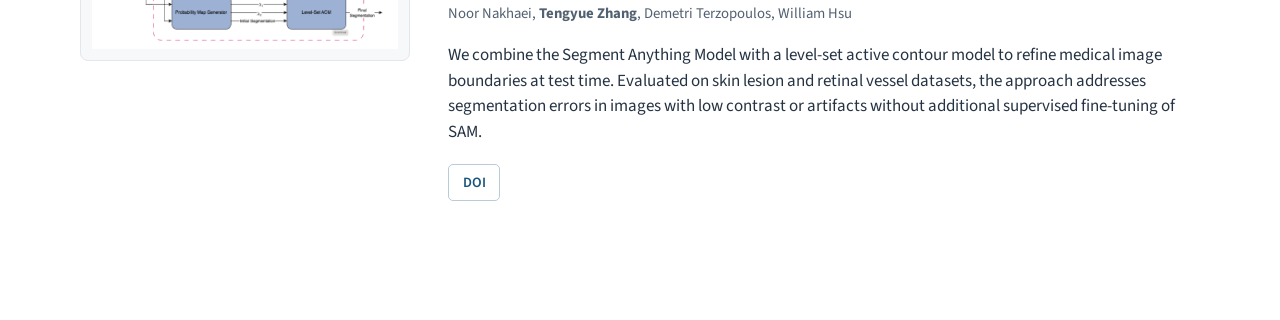
<file: docs/publications.html>
<!DOCTYPE html>
<html xmlns="http://www.w3.org/1999/xhtml" lang="en" xml:lang="en"><head>

<meta charset="utf-8">
<meta name="generator" content="quarto-1.10.18">

<meta name="viewport" content="width=device-width, initial-scale=1.0, user-scalable=yes">


<title>Research &amp; Selected Publications – Olivia Zhang</title>
<style>
/* Default styles provided by pandoc.
** See https://pandoc.org/MANUAL.html#variables-for-html for config info.
*/
span.smallcaps{font-variant: small-caps;}
div.columns{display: flex; gap: 1.5em;}
div.column{flex: auto;}
@media screen {
div.columns{gap: min(4vw, 1.5em);}
div.column{overflow-x: auto;}
}
div.hanging-indent{margin-left: 1.5em; text-indent: -1.5em;}
ul.task-list{list-style: none;}
ul.task-list li input[type="checkbox"] {
  width: 0.8em;
  margin: 0 0.8em 0.2em -1em; /* quarto-specific, see https://github.com/quarto-dev/quarto-cli/issues/4556 */ 
  vertical-align: middle;
}
</style>


<script src="site_libs/quarto-nav/quarto-nav.js"></script>
<script src="site_libs/quarto-nav/headroom.min.js"></script>
<script src="site_libs/clipboard/clipboard.min.js"></script>
<script src="site_libs/quarto-search/autocomplete.umd.js"></script>
<script src="site_libs/quarto-search/fuse.min.js"></script>
<script src="site_libs/quarto-search/quarto-search.js"></script>
<meta name="quarto:offset" content="./">
<script src="site_libs/quarto-html/quarto.js" type="module"></script>
<script src="site_libs/quarto-html/tabsets/tabsets.js" type="module"></script>
<script src="site_libs/quarto-html/popper.min.js"></script>
<script src="site_libs/quarto-html/tippy.umd.min.js"></script>
<script src="site_libs/quarto-html/anchor.min.js"></script>
<link href="site_libs/quarto-html/tippy.css" rel="stylesheet">
<link href="site_libs/quarto-html/quarto-syntax-highlighting-64a204ab8560d761af7679ceaba22944.css" rel="stylesheet" id="quarto-text-highlighting-styles">
<script src="site_libs/bootstrap/bootstrap.min.js"></script>
<link href="site_libs/bootstrap/bootstrap-icons.css" rel="stylesheet">
<link href="site_libs/bootstrap/bootstrap-445b8638c3d06994fee0907d791121c4.min.css" rel="stylesheet" append-hash="true" id="quarto-bootstrap" data-mode="light">
<script id="quarto-search-options" type="application/json">{
  "location": "navbar",
  "copy-button": false,
  "collapse-after": 3,
  "panel-placement": "end",
  "type": "overlay",
  "limit": 50,
  "keyboard-shortcut": [
    "f",
    "/",
    "s"
  ],
  "show-item-context": false,
  "language": {
    "search-no-results-text": "No results",
    "search-matching-documents-text": "matching documents",
    "search-copy-link-title": "Copy link to search",
    "search-hide-matches-text": "Hide additional matches",
    "search-more-match-text": "more match in this document",
    "search-more-matches-text": "more matches in this document",
    "search-clear-button-title": "Clear",
    "search-text-placeholder": "",
    "search-detached-cancel-button-title": "Cancel",
    "search-submit-button-title": "Submit",
    "search-label": "Search"
  }
}</script>


<link rel="stylesheet" href="styles-research-v3.css">
<link rel="stylesheet" href="contact.css">
<link rel="stylesheet" href="home.css">
</head>

<body class="nav-fixed fullcontent quarto-light">

<div id="quarto-search-results"></div>
  <header id="quarto-header" class="headroom fixed-top">
    <nav class="navbar navbar-expand-lg " data-bs-theme="dark">
      <div class="navbar-container container-fluid">
      <div class="navbar-brand-container mx-auto">
    <a class="navbar-brand" href="./index.html">
    <span class="navbar-title">Olivia Zhang</span>
    </a>
  </div>
            <div id="quarto-search" class="" title="Search"></div>
          <button class="navbar-toggler" type="button" data-bs-toggle="collapse" data-bs-target="#navbarCollapse" aria-controls="navbarCollapse" role="menu" aria-expanded="false" aria-label="Toggle navigation" onclick="if (window.quartoToggleHeadroom) { window.quartoToggleHeadroom(); }">
  <span class="navbar-toggler-icon"></span>
</button>
          <div class="collapse navbar-collapse" id="navbarCollapse">
            <ul class="navbar-nav navbar-nav-scroll me-auto">
  <li class="nav-item">
    <a class="nav-link" href="./index.html"> 
<span class="menu-text">Home</span></a>
  </li>  
  <li class="nav-item">
    <a class="nav-link" href="./research.html"> 
<span class="menu-text">Research</span></a>
  </li>  
</ul>
          </div> <!-- /navcollapse -->
            <div class="quarto-navbar-tools">
</div>
      </div> <!-- /container-fluid -->
    </nav>
</header>
<!-- content -->
<div id="quarto-content" class="quarto-container page-columns page-rows-contents page-layout-article page-navbar">
<!-- sidebar -->
<!-- margin-sidebar -->
    
<!-- main -->
<main class="content" id="quarto-document-content">

<header id="title-block-header" class="quarto-title-block default">
<div class="quarto-title">
<h1 class="title">Research &amp; Selected Publications</h1>
</div>



<div class="quarto-title-meta">

    
  
    
  </div>
  


</header>


<p>This page has moved to <a href="./research.html">Research &amp; Selected Publications</a>.</p>
<script>
window.location.replace("research.html" + window.location.search + window.location.hash);
</script>



</main> <!-- /main -->
<script id="quarto-html-after-body" type="application/javascript">
  window.document.addEventListener("DOMContentLoaded", function (event) {
    const icon = "";
    const anchorJS = new window.AnchorJS();
    anchorJS.options = {
      placement: 'right',
      icon: icon
    };
    anchorJS.add('.anchored');
    const isCodeAnnotation = (el) => {
      for (const clz of el.classList) {
        if (clz.startsWith('code-annotation-')) {                     
          return true;
        }
      }
      return false;
    }
    const onCopySuccess = function(e) {
      // button target
      const button = e.trigger;
      // don't keep focus
      button.blur();
      // flash "checked"
      button.classList.add('code-copy-button-checked');
      var currentTitle = button.getAttribute("title");
      button.setAttribute("title", "Copied!");
      let tooltip;
      if (window.bootstrap) {
        button.setAttribute("data-bs-toggle", "tooltip");
        button.setAttribute("data-bs-placement", "left");
        button.setAttribute("data-bs-title", "Copied!");
        tooltip = new bootstrap.Tooltip(button, 
          { trigger: "manual", 
            customClass: "code-copy-button-tooltip",
            offset: [0, -8]});
        tooltip.show();    
      }
      setTimeout(function() {
        if (tooltip) {
          tooltip.hide();
          button.removeAttribute("data-bs-title");
          button.removeAttribute("data-bs-toggle");
          button.removeAttribute("data-bs-placement");
        }
        button.setAttribute("title", currentTitle);
        button.classList.remove('code-copy-button-checked');
      }, 1000);
      // clear code selection
      e.clearSelection();
    }
    const getTextToCopy = function(trigger) {
      const outerScaffold = trigger.parentElement.cloneNode(true);
      const codeEl = outerScaffold.querySelector('code');
      for (const childEl of codeEl.children) {
        if (isCodeAnnotation(childEl)) {
          childEl.remove();
        }
      }
      return codeEl.innerText;
    }
    const clipboard = new window.ClipboardJS('.code-copy-button:not([data-in-quarto-modal])', {
      text: getTextToCopy
    });
    clipboard.on('success', onCopySuccess);
    if (window.document.getElementById('quarto-embedded-source-code-modal')) {
      const clipboardModal = new window.ClipboardJS('.code-copy-button[data-in-quarto-modal]', {
        text: getTextToCopy,
        container: window.document.getElementById('quarto-embedded-source-code-modal')
      });
      clipboardModal.on('success', onCopySuccess);
    }
      var localhostRegex = new RegExp(/^(?:http|https):\/\/localhost\:?[0-9]*\//);
      var mailtoRegex = new RegExp(/^mailto:/);
        var filterRegex = new RegExp('/' + window.location.host + '/');
      var isInternal = (href) => {
          return filterRegex.test(href) || localhostRegex.test(href) || mailtoRegex.test(href);
      }
      // Inspect non-navigation links and adorn them if external
     var links = window.document.querySelectorAll('a[href]:not(.nav-link):not(.navbar-brand):not(.toc-action):not(.sidebar-link):not(.sidebar-item-toggle):not(.pagination-link):not(.no-external):not([aria-hidden]):not(.dropdown-item):not(.quarto-navigation-tool):not(.about-link)');
      for (var i=0; i<links.length; i++) {
        const link = links[i];
        if (!isInternal(link.href)) {
          // undo the damage that might have been done by quarto-nav.js in the case of
          // links that we want to consider external
          if (link.dataset.originalHref !== undefined) {
            link.href = link.dataset.originalHref;
          }
        }
      }
    function tippyHover(el, contentFn, onTriggerFn, onUntriggerFn) {
      const config = {
        allowHTML: true,
        maxWidth: 500,
        delay: 100,
        arrow: false,
        appendTo: function(el) {
            return el.parentElement;
        },
        interactive: true,
        interactiveBorder: 10,
        theme: 'quarto',
        placement: 'bottom-start',
      };
      if (contentFn) {
        config.content = contentFn;
      }
      if (onTriggerFn) {
        config.onTrigger = onTriggerFn;
      }
      if (onUntriggerFn) {
        config.onUntrigger = onUntriggerFn;
      }
      window.tippy(el, config); 
    }
    const noterefs = window.document.querySelectorAll('a[role="doc-noteref"]');
    for (var i=0; i<noterefs.length; i++) {
      const ref = noterefs[i];
      tippyHover(ref, function() {
        // use id or data attribute instead here
        let href = ref.getAttribute('data-footnote-href') || ref.getAttribute('href');
        try { href = new URL(href).hash; } catch {}
        const id = href.replace(/^#\/?/, "");
        const note = window.document.getElementById(id);
        if (note) {
          return note.innerHTML;
        } else {
          return "";
        }
      });
    }
    const xrefs = window.document.querySelectorAll('a.quarto-xref');
    const processXRef = (id, note) => {
      // Strip column container classes
      const stripColumnClz = (el) => {
        el.classList.remove("page-full", "page-columns");
        if (el.children) {
          for (const child of el.children) {
            stripColumnClz(child);
          }
        }
      }
      stripColumnClz(note)
      if (id === null || id.startsWith('sec-')) {
        // Special case sections, only their first couple elements
        const container = document.createElement("div");
        if (note.children && note.children.length > 2) {
          container.appendChild(note.children[0].cloneNode(true));
          for (let i = 1; i < note.children.length; i++) {
            const child = note.children[i];
            if (child.tagName === "P" && child.innerText === "") {
              continue;
            } else {
              container.appendChild(child.cloneNode(true));
              break;
            }
          }
          if (window.Quarto?.typesetMath) {
            window.Quarto.typesetMath(container);
          }
          return container.innerHTML
        } else {
          if (window.Quarto?.typesetMath) {
            window.Quarto.typesetMath(note);
          }
          return note.innerHTML;
        }
      } else {
        // Remove any anchor links if they are present
        const anchorLink = note.querySelector('a.anchorjs-link');
        if (anchorLink) {
          anchorLink.remove();
        }
        if (window.Quarto?.typesetMath) {
          window.Quarto.typesetMath(note);
        }
        if (note.classList.contains("callout")) {
          return note.outerHTML;
        } else {
          return note.innerHTML;
        }
      }
    }
    for (var i=0; i<xrefs.length; i++) {
      const xref = xrefs[i];
      tippyHover(xref, undefined, function(instance) {
        instance.disable();
        let url = xref.getAttribute('href');
        let hash = undefined; 
        if (url.startsWith('#')) {
          hash = url;
        } else {
          try { hash = new URL(url).hash; } catch {}
        }
        if (hash) {
          const id = hash.replace(/^#\/?/, "");
          const note = window.document.getElementById(id);
          if (note !== null) {
            try {
              const html = processXRef(id, note.cloneNode(true));
              instance.setContent(html);
            } finally {
              instance.enable();
              instance.show();
            }
          } else {
            // See if we can fetch this
            fetch(url.split('#')[0])
            .then(res => res.text())
            .then(html => {
              const parser = new DOMParser();
              const htmlDoc = parser.parseFromString(html, "text/html");
              const note = htmlDoc.getElementById(id);
              if (note !== null) {
                const html = processXRef(id, note);
                instance.setContent(html);
              } 
            }).finally(() => {
              instance.enable();
              instance.show();
            });
          }
        } else {
          // See if we can fetch a full url (with no hash to target)
          // This is a special case and we should probably do some content thinning / targeting
          fetch(url)
          .then(res => res.text())
          .then(html => {
            const parser = new DOMParser();
            const htmlDoc = parser.parseFromString(html, "text/html");
            const note = htmlDoc.querySelector('main.content');
            if (note !== null) {
              // This should only happen for chapter cross references
              // (since there is no id in the URL)
              // remove the first header
              if (note.children.length > 0 && note.children[0].tagName === "HEADER") {
                note.children[0].remove();
              }
              const html = processXRef(null, note);
              instance.setContent(html);
            } 
          }).finally(() => {
            instance.enable();
            instance.show();
          });
        }
      }, function(instance) {
      });
    }
        let selectedAnnoteEl;
        const selectorForAnnotation = ( cell, annotation) => {
          let cellAttr = 'data-code-cell="' + cell + '"';
          let lineAttr = 'data-code-annotation="' +  annotation + '"';
          const selector = 'span[' + cellAttr + '][' + lineAttr + ']';
          return selector;
        }
        const selectCodeLines = (annoteEl) => {
          const doc = window.document;
          const targetCell = annoteEl.getAttribute("data-target-cell");
          const targetAnnotation = annoteEl.getAttribute("data-target-annotation");
          const annoteSpan = window.document.querySelector(selectorForAnnotation(targetCell, targetAnnotation));
          const lines = annoteSpan.getAttribute("data-code-lines").split(",");
          const lineIds = lines.map((line) => {
            return targetCell + "-" + line;
          })
          let top = null;
          let height = null;
          let parent = null;
          if (lineIds.length > 0) {
              //compute the position of the single el (top and bottom and make a div)
              const el = window.document.getElementById(lineIds[0]);
              top = el.offsetTop;
              height = el.offsetHeight;
              parent = el.parentElement.parentElement;
            if (lineIds.length > 1) {
              const lastEl = window.document.getElementById(lineIds[lineIds.length - 1]);
              const bottom = lastEl.offsetTop + lastEl.offsetHeight;
              height = bottom - top;
            }
            if (top !== null && height !== null && parent !== null) {
              // cook up a div (if necessary) and position it 
              let div = window.document.getElementById("code-annotation-line-highlight");
              if (div === null) {
                div = window.document.createElement("div");
                div.setAttribute("id", "code-annotation-line-highlight");
                div.style.position = 'absolute';
                parent.appendChild(div);
              }
              div.style.top = top - 2 + "px";
              div.style.height = height + 4 + "px";
              div.style.left = 0;
              let gutterDiv = window.document.getElementById("code-annotation-line-highlight-gutter");
              if (gutterDiv === null) {
                gutterDiv = window.document.createElement("div");
                gutterDiv.setAttribute("id", "code-annotation-line-highlight-gutter");
                gutterDiv.style.position = 'absolute';
                const codeCell = window.document.getElementById(targetCell);
                const gutter = codeCell.querySelector('.code-annotation-gutter');
                gutter.appendChild(gutterDiv);
              }
              gutterDiv.style.top = top - 2 + "px";
              gutterDiv.style.height = height + 4 + "px";
            }
            selectedAnnoteEl = annoteEl;
          }
        };
        const unselectCodeLines = () => {
          const elementsIds = ["code-annotation-line-highlight", "code-annotation-line-highlight-gutter"];
          elementsIds.forEach((elId) => {
            const div = window.document.getElementById(elId);
            if (div) {
              div.remove();
            }
          });
          selectedAnnoteEl = undefined;
        };
          // Handle positioning of the toggle
      window.addEventListener(
        "resize",
        throttle(() => {
          elRect = undefined;
          if (selectedAnnoteEl) {
            selectCodeLines(selectedAnnoteEl);
          }
        }, 10)
      );
      function throttle(fn, ms) {
      let throttle = false;
      let timer;
        return (...args) => {
          if(!throttle) { // first call gets through
              fn.apply(this, args);
              throttle = true;
          } else { // all the others get throttled
              if(timer) clearTimeout(timer); // cancel #2
              timer = setTimeout(() => {
                fn.apply(this, args);
                timer = throttle = false;
              }, ms);
          }
        };
      }
        // Attach click handler to the DT
        const annoteDls = window.document.querySelectorAll('dt[data-target-cell]');
        for (const annoteDlNode of annoteDls) {
          annoteDlNode.addEventListener('click', (event) => {
            const clickedEl = event.target;
            if (clickedEl !== selectedAnnoteEl) {
              unselectCodeLines();
              const activeEl = window.document.querySelector('dt[data-target-cell].code-annotation-active');
              if (activeEl) {
                activeEl.classList.remove('code-annotation-active');
              }
              selectCodeLines(clickedEl);
              clickedEl.classList.add('code-annotation-active');
            } else {
              // Unselect the line
              unselectCodeLines();
              clickedEl.classList.remove('code-annotation-active');
            }
          });
        }
    const findCites = (el) => {
      const parentEl = el.parentElement;
      if (parentEl) {
        const cites = parentEl.dataset.cites;
        if (cites) {
          return {
            el,
            cites: cites.split(' ')
          };
        } else {
          return findCites(el.parentElement)
        }
      } else {
        return undefined;
      }
    };
    var bibliorefs = window.document.querySelectorAll('a[role="doc-biblioref"]');
    for (var i=0; i<bibliorefs.length; i++) {
      const ref = bibliorefs[i];
      const citeInfo = findCites(ref);
      if (citeInfo) {
        tippyHover(citeInfo.el, function() {
          var popup = window.document.createElement('div');
          citeInfo.cites.forEach(function(cite) {
            var citeDiv = window.document.createElement('div');
            citeDiv.classList.add('hanging-indent');
            citeDiv.classList.add('csl-entry');
            var biblioDiv = window.document.getElementById('ref-' + cite);
            if (biblioDiv) {
              citeDiv.innerHTML = biblioDiv.innerHTML;
            }
            popup.appendChild(citeDiv);
          });
          return popup.innerHTML;
        });
      }
    }
  });
  </script>
</div> <!-- /content -->




</body></html>
</file>
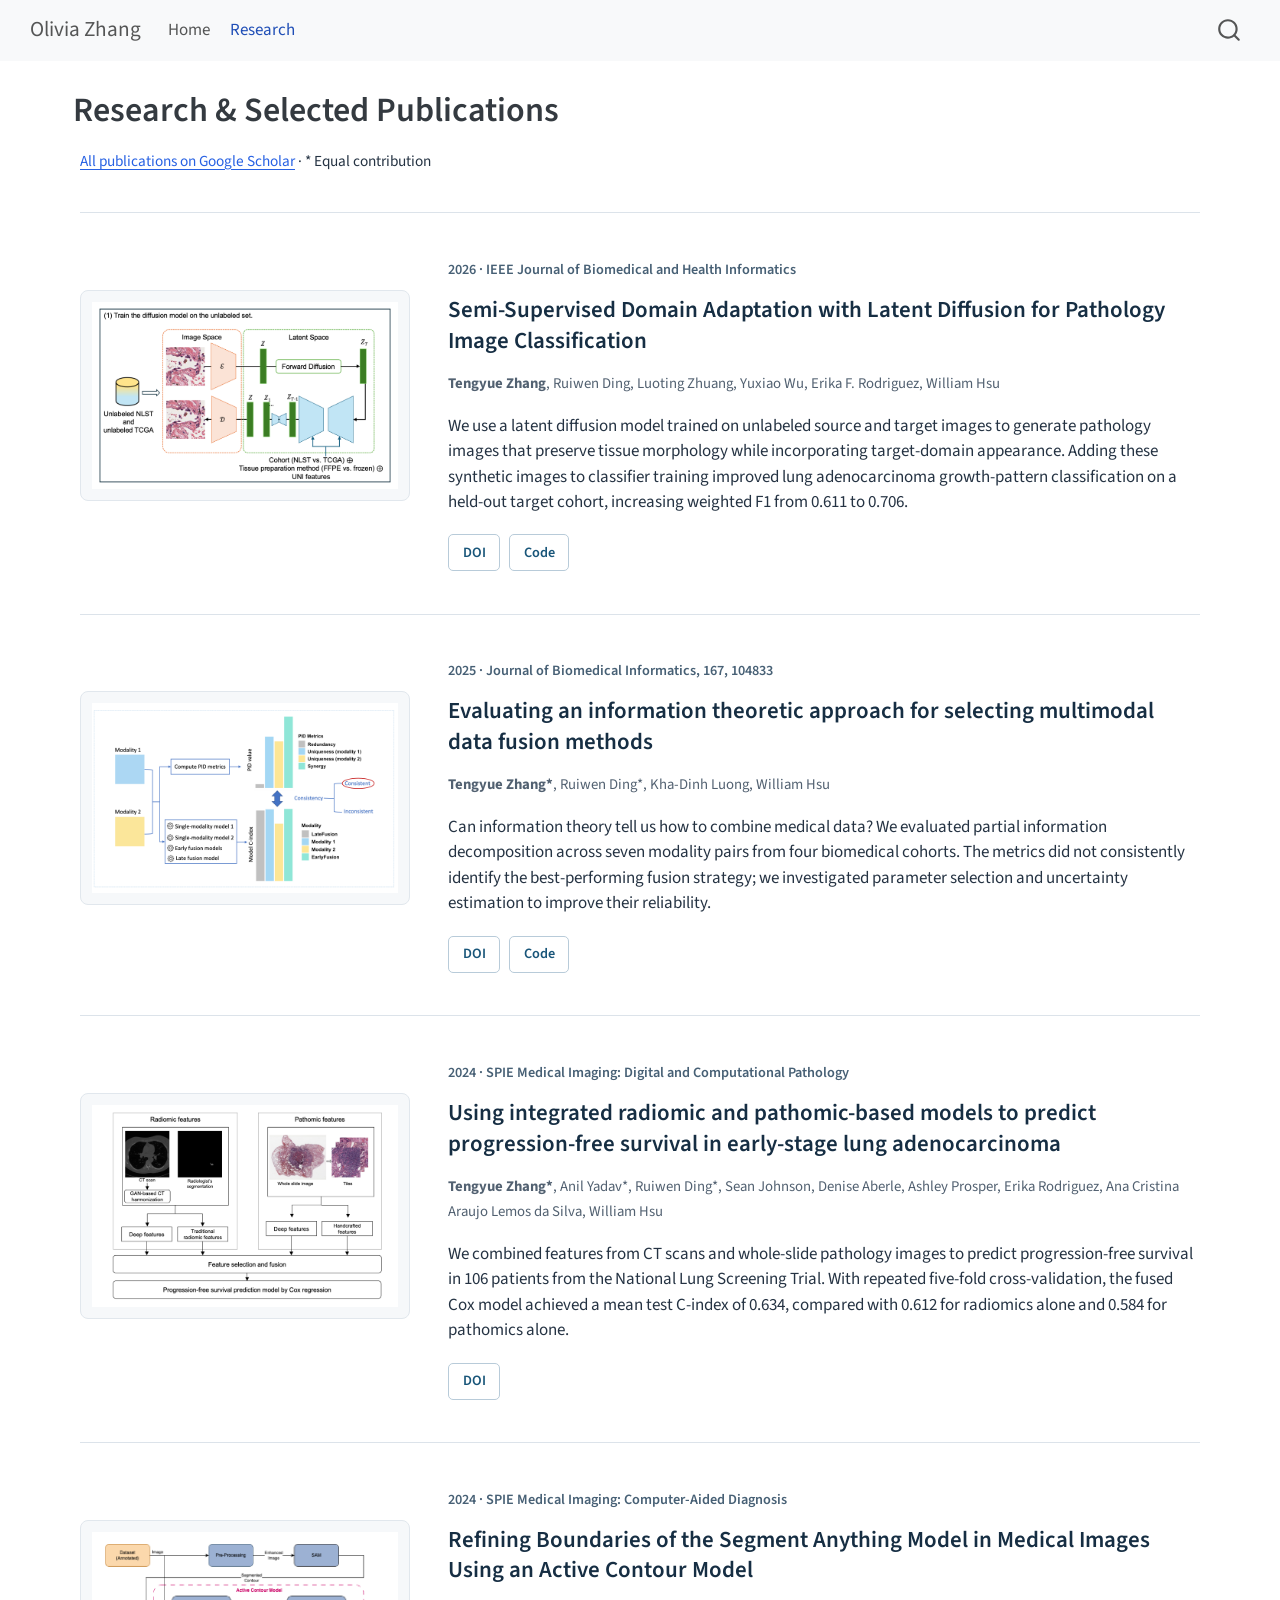
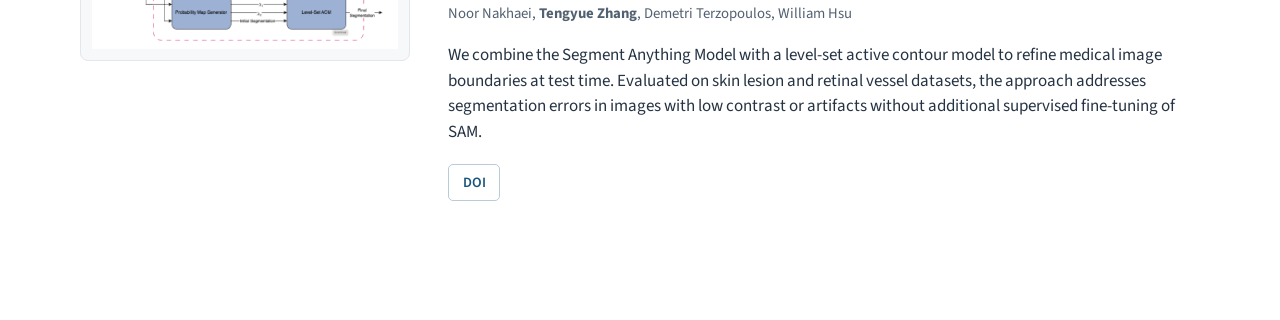
<file: docs/research.html>
<!DOCTYPE html>
<html xmlns="http://www.w3.org/1999/xhtml" lang="en" xml:lang="en"><head>

<meta charset="utf-8">
<meta name="generator" content="quarto-1.10.18">

<meta name="viewport" content="width=device-width, initial-scale=1.0, user-scalable=yes">


<title>Research &amp; Selected Publications – Olivia Zhang</title>
<style>
/* Default styles provided by pandoc.
** See https://pandoc.org/MANUAL.html#variables-for-html for config info.
*/
span.smallcaps{font-variant: small-caps;}
div.columns{display: flex; gap: 1.5em;}
div.column{flex: auto;}
@media screen {
div.columns{gap: min(4vw, 1.5em);}
div.column{overflow-x: auto;}
}
div.hanging-indent{margin-left: 1.5em; text-indent: -1.5em;}
ul.task-list{list-style: none;}
ul.task-list li input[type="checkbox"] {
  width: 0.8em;
  margin: 0 0.8em 0.2em -1em; /* quarto-specific, see https://github.com/quarto-dev/quarto-cli/issues/4556 */ 
  vertical-align: middle;
}
</style>


<script src="site_libs/quarto-nav/quarto-nav.js"></script>
<script src="site_libs/quarto-nav/headroom.min.js"></script>
<script src="site_libs/clipboard/clipboard.min.js"></script>
<script src="site_libs/quarto-search/autocomplete.umd.js"></script>
<script src="site_libs/quarto-search/fuse.min.js"></script>
<script src="site_libs/quarto-search/quarto-search.js"></script>
<meta name="quarto:offset" content="./">
<script src="site_libs/quarto-html/quarto.js" type="module"></script>
<script src="site_libs/quarto-html/tabsets/tabsets.js" type="module"></script>
<script src="site_libs/quarto-html/popper.min.js"></script>
<script src="site_libs/quarto-html/tippy.umd.min.js"></script>
<script src="site_libs/quarto-html/anchor.min.js"></script>
<link href="site_libs/quarto-html/tippy.css" rel="stylesheet">
<link href="site_libs/quarto-html/quarto-syntax-highlighting-64a204ab8560d761af7679ceaba22944.css" rel="stylesheet" id="quarto-text-highlighting-styles">
<script src="site_libs/bootstrap/bootstrap.min.js"></script>
<link href="site_libs/bootstrap/bootstrap-icons.css" rel="stylesheet">
<link href="site_libs/bootstrap/bootstrap-445b8638c3d06994fee0907d791121c4.min.css" rel="stylesheet" append-hash="true" id="quarto-bootstrap" data-mode="light">
<script id="quarto-search-options" type="application/json">{
  "location": "navbar",
  "copy-button": false,
  "collapse-after": 3,
  "panel-placement": "end",
  "type": "overlay",
  "limit": 50,
  "keyboard-shortcut": [
    "f",
    "/",
    "s"
  ],
  "show-item-context": false,
  "language": {
    "search-no-results-text": "No results",
    "search-matching-documents-text": "matching documents",
    "search-copy-link-title": "Copy link to search",
    "search-hide-matches-text": "Hide additional matches",
    "search-more-match-text": "more match in this document",
    "search-more-matches-text": "more matches in this document",
    "search-clear-button-title": "Clear",
    "search-text-placeholder": "",
    "search-detached-cancel-button-title": "Cancel",
    "search-submit-button-title": "Submit",
    "search-label": "Search"
  }
}</script>


<link rel="stylesheet" href="styles-research-v3.css">
<link rel="stylesheet" href="contact.css">
<link rel="stylesheet" href="home.css">
</head>

<body class="nav-fixed quarto-light">

<div id="quarto-search-results"></div>
  <header id="quarto-header" class="headroom fixed-top">
    <nav class="navbar navbar-expand-lg " data-bs-theme="dark">
      <div class="navbar-container container-fluid">
      <div class="navbar-brand-container mx-auto">
    <a class="navbar-brand" href="./index.html">
    <span class="navbar-title">Olivia Zhang</span>
    </a>
  </div>
            <div id="quarto-search" class="" title="Search"></div>
          <button class="navbar-toggler" type="button" data-bs-toggle="collapse" data-bs-target="#navbarCollapse" aria-controls="navbarCollapse" role="menu" aria-expanded="false" aria-label="Toggle navigation" onclick="if (window.quartoToggleHeadroom) { window.quartoToggleHeadroom(); }">
  <span class="navbar-toggler-icon"></span>
</button>
          <div class="collapse navbar-collapse" id="navbarCollapse">
            <ul class="navbar-nav navbar-nav-scroll me-auto">
  <li class="nav-item">
    <a class="nav-link" href="./index.html"> 
<span class="menu-text">Home</span></a>
  </li>  
  <li class="nav-item">
    <a class="nav-link active" href="./research.html" aria-current="page"> 
<span class="menu-text">Research</span></a>
  </li>  
</ul>
          </div> <!-- /navcollapse -->
            <div class="quarto-navbar-tools">
</div>
      </div> <!-- /container-fluid -->
    </nav>
</header>
<!-- content -->
<div id="quarto-content" class="quarto-container page-columns page-rows-contents page-layout-full page-navbar">
<!-- sidebar -->
<!-- margin-sidebar -->
    
<!-- main -->
<main class="content column-page" id="quarto-document-content">

<header id="title-block-header" class="quarto-title-block default">
<div class="quarto-title">
<h1 class="title">Research &amp; Selected Publications</h1>
</div>



<div class="quarto-title-meta column-page">

    
  
    
  </div>
  


</header>


<div class="publications-page">
<div class="publications-intro">
<p><a href="https://scholar.google.com/citations?user=uWzRYTwAAAAJ&amp;hl=en">All publications on Google Scholar</a> · * Equal contribution</p>
</div>
<div class="publication-entry">
<div class="publication-visual">
<p><a href="images/pathology-domain-adaptation-overview.png"><img src="images/pathology-domain-adaptation-overview.png" class="img-fluid" alt="Latent diffusion model trained on unlabeled NLST and TCGA pathology images, conditioned on cohort, tissue preparation, and UNI features."></a></p>
</div>
<div class="publication-copy">
<p><span class="publication-venue">2026 · IEEE Journal of Biomedical and Health Informatics</span></p>
<section id="pathology-domain-adaptation" class="level2">
<h2 class="anchored" data-anchor-id="pathology-domain-adaptation">Semi-Supervised Domain Adaptation with Latent Diffusion for Pathology Image Classification</h2>
<p><span class="publication-authors"><strong>Tengyue Zhang</strong>, Ruiwen Ding, Luoting Zhuang, Yuxiao Wu, Erika F. Rodriguez, William Hsu</span></p>
<p>We use a latent diffusion model trained on unlabeled source and target images to generate pathology images that preserve tissue morphology while incorporating target-domain appearance. Adding these synthetic images to classifier training improved lung adenocarcinoma growth-pattern classification on a held-out target cohort, increasing weighted F1 from 0.611 to 0.706.</p>
<div class="publication-links">
<p><a href="https://doi.org/10.1109/JBHI.2026.3727978" class="publication-button">DOI</a> <a href="https://github.com/hsu-lab/ldm-pathology-ssda" class="publication-button" aria-label="Code for pathology domain adaptation">Code</a></p>
</div>
</section>
</div>
</div>
<div class="publication-entry">
<div class="publication-visual">
<p><a href="images/pid-evaluation-overview.png"><img src="images/pid-evaluation-overview.png" class="img-fluid" alt="Evaluation framework comparing partial information decomposition metrics with single-modality, early-fusion, and late-fusion model performance."></a></p>
</div>
<div class="publication-copy">
<p><span class="publication-venue">2025 · Journal of Biomedical Informatics, 167, 104833</span></p>
<section id="multimodal-fusion" class="level2">
<h2 class="anchored" data-anchor-id="multimodal-fusion">Evaluating an information theoretic approach for selecting multimodal data fusion methods</h2>
<p><span class="publication-authors"><strong>Tengyue Zhang*</strong>, Ruiwen Ding*, Kha-Dinh Luong, William Hsu</span></p>
<p>Can information theory tell us how to combine medical data? We evaluated partial information decomposition across seven modality pairs from four biomedical cohorts. The metrics did not consistently identify the best-performing fusion strategy; we investigated parameter selection and uncertainty estimation to improve their reliability.</p>
<div class="publication-links">
<p><a href="https://doi.org/10.1016/j.jbi.2025.104833" class="publication-button">DOI</a> <a href="https://github.com/zhtyolivia/pid-multimodal" class="publication-button" aria-label="Code for multimodal fusion evaluation">Code</a></p>
</div>
</section>
</div>
</div>
<div class="publication-entry">
<div class="publication-visual">
<p><a href="images/radiopathomic-fusion-overview.png"><img src="images/radiopathomic-fusion-overview.png" class="img-fluid" alt="CT-derived radiomic features and whole-slide pathology features are selected and fused for progression-free survival prediction with Cox regression."></a></p>
</div>
<div class="publication-copy">
<p><span class="publication-venue">2024 · SPIE Medical Imaging: Digital and Computational Pathology</span></p>
<section id="radiopathomic-fusion" class="level2">
<h2 class="anchored" data-anchor-id="radiopathomic-fusion">Using integrated radiomic and pathomic-based models to predict progression-free survival in early-stage lung adenocarcinoma</h2>
<p><span class="publication-authors"><strong>Tengyue Zhang*</strong>, Anil Yadav*, Ruiwen Ding*, Sean Johnson, Denise Aberle, Ashley Prosper, Erika Rodriguez, Ana Cristina Araujo Lemos da Silva, William Hsu</span></p>
<p>We combined features from CT scans and whole-slide pathology images to predict progression-free survival in 106 patients from the National Lung Screening Trial. With repeated five-fold cross-validation, the fused Cox model achieved a mean test C-index of 0.634, compared with 0.612 for radiomics alone and 0.584 for pathomics alone.</p>
<div class="publication-links">
<p><a href="https://doi.org/10.1117/12.3006499" class="publication-button">DOI</a></p>
</div>
</section>
</div>
</div>
<div class="publication-entry">
<div class="publication-visual">
<p><a href="images/sam-acm-overview.png"><img src="images/sam-acm-overview.png" class="img-fluid" alt="Medical images pass through preprocessing and the Segment Anything Model, followed by a probability map generator and level-set active contour refinement."></a></p>
</div>
<div class="publication-copy">
<p><span class="publication-venue">2024 · SPIE Medical Imaging: Computer-Aided Diagnosis</span></p>
<section id="sam-active-contours" class="level2">
<h2 class="anchored" data-anchor-id="sam-active-contours">Refining Boundaries of the Segment Anything Model in Medical Images Using an Active Contour Model</h2>
<p><span class="publication-authors">Noor Nakhaei, <strong>Tengyue Zhang</strong>, Demetri Terzopoulos, William Hsu</span></p>
<p>We combine the Segment Anything Model with a level-set active contour model to refine medical image boundaries at test time. Evaluated on skin lesion and retinal vessel datasets, the approach addresses segmentation errors in images with low contrast or artifacts without additional supervised fine-tuning of SAM.</p>
<div class="publication-links">
<p><a href="https://doi.org/10.1117/12.3006255" class="publication-button">DOI</a></p>
</div>
</section>
</div>
</div>
</div>



</main> <!-- /main -->
<script id="quarto-html-after-body" type="application/javascript">
  window.document.addEventListener("DOMContentLoaded", function (event) {
    const icon = "";
    const anchorJS = new window.AnchorJS();
    anchorJS.options = {
      placement: 'right',
      icon: icon
    };
    anchorJS.add('.anchored');
    const isCodeAnnotation = (el) => {
      for (const clz of el.classList) {
        if (clz.startsWith('code-annotation-')) {                     
          return true;
        }
      }
      return false;
    }
    const onCopySuccess = function(e) {
      // button target
      const button = e.trigger;
      // don't keep focus
      button.blur();
      // flash "checked"
      button.classList.add('code-copy-button-checked');
      var currentTitle = button.getAttribute("title");
      button.setAttribute("title", "Copied!");
      let tooltip;
      if (window.bootstrap) {
        button.setAttribute("data-bs-toggle", "tooltip");
        button.setAttribute("data-bs-placement", "left");
        button.setAttribute("data-bs-title", "Copied!");
        tooltip = new bootstrap.Tooltip(button, 
          { trigger: "manual", 
            customClass: "code-copy-button-tooltip",
            offset: [0, -8]});
        tooltip.show();    
      }
      setTimeout(function() {
        if (tooltip) {
          tooltip.hide();
          button.removeAttribute("data-bs-title");
          button.removeAttribute("data-bs-toggle");
          button.removeAttribute("data-bs-placement");
        }
        button.setAttribute("title", currentTitle);
        button.classList.remove('code-copy-button-checked');
      }, 1000);
      // clear code selection
      e.clearSelection();
    }
    const getTextToCopy = function(trigger) {
      const outerScaffold = trigger.parentElement.cloneNode(true);
      const codeEl = outerScaffold.querySelector('code');
      for (const childEl of codeEl.children) {
        if (isCodeAnnotation(childEl)) {
          childEl.remove();
        }
      }
      return codeEl.innerText;
    }
    const clipboard = new window.ClipboardJS('.code-copy-button:not([data-in-quarto-modal])', {
      text: getTextToCopy
    });
    clipboard.on('success', onCopySuccess);
    if (window.document.getElementById('quarto-embedded-source-code-modal')) {
      const clipboardModal = new window.ClipboardJS('.code-copy-button[data-in-quarto-modal]', {
        text: getTextToCopy,
        container: window.document.getElementById('quarto-embedded-source-code-modal')
      });
      clipboardModal.on('success', onCopySuccess);
    }
      var localhostRegex = new RegExp(/^(?:http|https):\/\/localhost\:?[0-9]*\//);
      var mailtoRegex = new RegExp(/^mailto:/);
        var filterRegex = new RegExp('/' + window.location.host + '/');
      var isInternal = (href) => {
          return filterRegex.test(href) || localhostRegex.test(href) || mailtoRegex.test(href);
      }
      // Inspect non-navigation links and adorn them if external
     var links = window.document.querySelectorAll('a[href]:not(.nav-link):not(.navbar-brand):not(.toc-action):not(.sidebar-link):not(.sidebar-item-toggle):not(.pagination-link):not(.no-external):not([aria-hidden]):not(.dropdown-item):not(.quarto-navigation-tool):not(.about-link)');
      for (var i=0; i<links.length; i++) {
        const link = links[i];
        if (!isInternal(link.href)) {
          // undo the damage that might have been done by quarto-nav.js in the case of
          // links that we want to consider external
          if (link.dataset.originalHref !== undefined) {
            link.href = link.dataset.originalHref;
          }
        }
      }
    function tippyHover(el, contentFn, onTriggerFn, onUntriggerFn) {
      const config = {
        allowHTML: true,
        maxWidth: 500,
        delay: 100,
        arrow: false,
        appendTo: function(el) {
            return el.parentElement;
        },
        interactive: true,
        interactiveBorder: 10,
        theme: 'quarto',
        placement: 'bottom-start',
      };
      if (contentFn) {
        config.content = contentFn;
      }
      if (onTriggerFn) {
        config.onTrigger = onTriggerFn;
      }
      if (onUntriggerFn) {
        config.onUntrigger = onUntriggerFn;
      }
      window.tippy(el, config); 
    }
    const noterefs = window.document.querySelectorAll('a[role="doc-noteref"]');
    for (var i=0; i<noterefs.length; i++) {
      const ref = noterefs[i];
      tippyHover(ref, function() {
        // use id or data attribute instead here
        let href = ref.getAttribute('data-footnote-href') || ref.getAttribute('href');
        try { href = new URL(href).hash; } catch {}
        const id = href.replace(/^#\/?/, "");
        const note = window.document.getElementById(id);
        if (note) {
          return note.innerHTML;
        } else {
          return "";
        }
      });
    }
    const xrefs = window.document.querySelectorAll('a.quarto-xref');
    const processXRef = (id, note) => {
      // Strip column container classes
      const stripColumnClz = (el) => {
        el.classList.remove("page-full", "page-columns");
        if (el.children) {
          for (const child of el.children) {
            stripColumnClz(child);
          }
        }
      }
      stripColumnClz(note)
      if (id === null || id.startsWith('sec-')) {
        // Special case sections, only their first couple elements
        const container = document.createElement("div");
        if (note.children && note.children.length > 2) {
          container.appendChild(note.children[0].cloneNode(true));
          for (let i = 1; i < note.children.length; i++) {
            const child = note.children[i];
            if (child.tagName === "P" && child.innerText === "") {
              continue;
            } else {
              container.appendChild(child.cloneNode(true));
              break;
            }
          }
          if (window.Quarto?.typesetMath) {
            window.Quarto.typesetMath(container);
          }
          return container.innerHTML
        } else {
          if (window.Quarto?.typesetMath) {
            window.Quarto.typesetMath(note);
          }
          return note.innerHTML;
        }
      } else {
        // Remove any anchor links if they are present
        const anchorLink = note.querySelector('a.anchorjs-link');
        if (anchorLink) {
          anchorLink.remove();
        }
        if (window.Quarto?.typesetMath) {
          window.Quarto.typesetMath(note);
        }
        if (note.classList.contains("callout")) {
          return note.outerHTML;
        } else {
          return note.innerHTML;
        }
      }
    }
    for (var i=0; i<xrefs.length; i++) {
      const xref = xrefs[i];
      tippyHover(xref, undefined, function(instance) {
        instance.disable();
        let url = xref.getAttribute('href');
        let hash = undefined; 
        if (url.startsWith('#')) {
          hash = url;
        } else {
          try { hash = new URL(url).hash; } catch {}
        }
        if (hash) {
          const id = hash.replace(/^#\/?/, "");
          const note = window.document.getElementById(id);
          if (note !== null) {
            try {
              const html = processXRef(id, note.cloneNode(true));
              instance.setContent(html);
            } finally {
              instance.enable();
              instance.show();
            }
          } else {
            // See if we can fetch this
            fetch(url.split('#')[0])
            .then(res => res.text())
            .then(html => {
              const parser = new DOMParser();
              const htmlDoc = parser.parseFromString(html, "text/html");
              const note = htmlDoc.getElementById(id);
              if (note !== null) {
                const html = processXRef(id, note);
                instance.setContent(html);
              } 
            }).finally(() => {
              instance.enable();
              instance.show();
            });
          }
        } else {
          // See if we can fetch a full url (with no hash to target)
          // This is a special case and we should probably do some content thinning / targeting
          fetch(url)
          .then(res => res.text())
          .then(html => {
            const parser = new DOMParser();
            const htmlDoc = parser.parseFromString(html, "text/html");
            const note = htmlDoc.querySelector('main.content');
            if (note !== null) {
              // This should only happen for chapter cross references
              // (since there is no id in the URL)
              // remove the first header
              if (note.children.length > 0 && note.children[0].tagName === "HEADER") {
                note.children[0].remove();
              }
              const html = processXRef(null, note);
              instance.setContent(html);
            } 
          }).finally(() => {
            instance.enable();
            instance.show();
          });
        }
      }, function(instance) {
      });
    }
        let selectedAnnoteEl;
        const selectorForAnnotation = ( cell, annotation) => {
          let cellAttr = 'data-code-cell="' + cell + '"';
          let lineAttr = 'data-code-annotation="' +  annotation + '"';
          const selector = 'span[' + cellAttr + '][' + lineAttr + ']';
          return selector;
        }
        const selectCodeLines = (annoteEl) => {
          const doc = window.document;
          const targetCell = annoteEl.getAttribute("data-target-cell");
          const targetAnnotation = annoteEl.getAttribute("data-target-annotation");
          const annoteSpan = window.document.querySelector(selectorForAnnotation(targetCell, targetAnnotation));
          const lines = annoteSpan.getAttribute("data-code-lines").split(",");
          const lineIds = lines.map((line) => {
            return targetCell + "-" + line;
          })
          let top = null;
          let height = null;
          let parent = null;
          if (lineIds.length > 0) {
              //compute the position of the single el (top and bottom and make a div)
              const el = window.document.getElementById(lineIds[0]);
              top = el.offsetTop;
              height = el.offsetHeight;
              parent = el.parentElement.parentElement;
            if (lineIds.length > 1) {
              const lastEl = window.document.getElementById(lineIds[lineIds.length - 1]);
              const bottom = lastEl.offsetTop + lastEl.offsetHeight;
              height = bottom - top;
            }
            if (top !== null && height !== null && parent !== null) {
              // cook up a div (if necessary) and position it 
              let div = window.document.getElementById("code-annotation-line-highlight");
              if (div === null) {
                div = window.document.createElement("div");
                div.setAttribute("id", "code-annotation-line-highlight");
                div.style.position = 'absolute';
                parent.appendChild(div);
              }
              div.style.top = top - 2 + "px";
              div.style.height = height + 4 + "px";
              div.style.left = 0;
              let gutterDiv = window.document.getElementById("code-annotation-line-highlight-gutter");
              if (gutterDiv === null) {
                gutterDiv = window.document.createElement("div");
                gutterDiv.setAttribute("id", "code-annotation-line-highlight-gutter");
                gutterDiv.style.position = 'absolute';
                const codeCell = window.document.getElementById(targetCell);
                const gutter = codeCell.querySelector('.code-annotation-gutter');
                gutter.appendChild(gutterDiv);
              }
              gutterDiv.style.top = top - 2 + "px";
              gutterDiv.style.height = height + 4 + "px";
            }
            selectedAnnoteEl = annoteEl;
          }
        };
        const unselectCodeLines = () => {
          const elementsIds = ["code-annotation-line-highlight", "code-annotation-line-highlight-gutter"];
          elementsIds.forEach((elId) => {
            const div = window.document.getElementById(elId);
            if (div) {
              div.remove();
            }
          });
          selectedAnnoteEl = undefined;
        };
          // Handle positioning of the toggle
      window.addEventListener(
        "resize",
        throttle(() => {
          elRect = undefined;
          if (selectedAnnoteEl) {
            selectCodeLines(selectedAnnoteEl);
          }
        }, 10)
      );
      function throttle(fn, ms) {
      let throttle = false;
      let timer;
        return (...args) => {
          if(!throttle) { // first call gets through
              fn.apply(this, args);
              throttle = true;
          } else { // all the others get throttled
              if(timer) clearTimeout(timer); // cancel #2
              timer = setTimeout(() => {
                fn.apply(this, args);
                timer = throttle = false;
              }, ms);
          }
        };
      }
        // Attach click handler to the DT
        const annoteDls = window.document.querySelectorAll('dt[data-target-cell]');
        for (const annoteDlNode of annoteDls) {
          annoteDlNode.addEventListener('click', (event) => {
            const clickedEl = event.target;
            if (clickedEl !== selectedAnnoteEl) {
              unselectCodeLines();
              const activeEl = window.document.querySelector('dt[data-target-cell].code-annotation-active');
              if (activeEl) {
                activeEl.classList.remove('code-annotation-active');
              }
              selectCodeLines(clickedEl);
              clickedEl.classList.add('code-annotation-active');
            } else {
              // Unselect the line
              unselectCodeLines();
              clickedEl.classList.remove('code-annotation-active');
            }
          });
        }
    const findCites = (el) => {
      const parentEl = el.parentElement;
      if (parentEl) {
        const cites = parentEl.dataset.cites;
        if (cites) {
          return {
            el,
            cites: cites.split(' ')
          };
        } else {
          return findCites(el.parentElement)
        }
      } else {
        return undefined;
      }
    };
    var bibliorefs = window.document.querySelectorAll('a[role="doc-biblioref"]');
    for (var i=0; i<bibliorefs.length; i++) {
      const ref = bibliorefs[i];
      const citeInfo = findCites(ref);
      if (citeInfo) {
        tippyHover(citeInfo.el, function() {
          var popup = window.document.createElement('div');
          citeInfo.cites.forEach(function(cite) {
            var citeDiv = window.document.createElement('div');
            citeDiv.classList.add('hanging-indent');
            citeDiv.classList.add('csl-entry');
            var biblioDiv = window.document.getElementById('ref-' + cite);
            if (biblioDiv) {
              citeDiv.innerHTML = biblioDiv.innerHTML;
            }
            popup.appendChild(citeDiv);
          });
          return popup.innerHTML;
        });
      }
    }
  });
  </script>
</div> <!-- /content -->




</body></html>
</file>
<file: docs/site_libs/quarto-html/tippy.css>
.tippy-box[data-animation=fade][data-state=hidden]{opacity:0}[data-tippy-root]{max-width:calc(100vw - 10px)}.tippy-box{position:relative;background-color:#333;color:#fff;border-radius:4px;font-size:14px;line-height:1.4;white-space:normal;outline:0;transition-property:transform,visibility,opacity}.tippy-box[data-placement^=top]>.tippy-arrow{bottom:0}.tippy-box[data-placement^=top]>.tippy-arrow:before{bottom:-7px;left:0;border-width:8px 8px 0;border-top-color:initial;transform-origin:center top}.tippy-box[data-placement^=bottom]>.tippy-arrow{top:0}.tippy-box[data-placement^=bottom]>.tippy-arrow:before{top:-7px;left:0;border-width:0 8px 8px;border-bottom-color:initial;transform-origin:center bottom}.tippy-box[data-placement^=left]>.tippy-arrow{right:0}.tippy-box[data-placement^=left]>.tippy-arrow:before{border-width:8px 0 8px 8px;border-left-color:initial;right:-7px;transform-origin:center left}.tippy-box[data-placement^=right]>.tippy-arrow{left:0}.tippy-box[data-placement^=right]>.tippy-arrow:before{left:-7px;border-width:8px 8px 8px 0;border-right-color:initial;transform-origin:center right}.tippy-box[data-inertia][data-state=visible]{transition-timing-function:cubic-bezier(.54,1.5,.38,1.11)}.tippy-arrow{width:16px;height:16px;color:#333}.tippy-arrow:before{content:"";position:absolute;border-color:transparent;border-style:solid}.tippy-content{position:relative;padding:5px 9px;z-index:1}
</file>
<file: docs/site_libs/quarto-html/quarto-syntax-highlighting-64a204ab8560d761af7679ceaba22944.css>
/* quarto syntax highlight colors */
:root {
  --quarto-hl-ot-color: #003B4F;
  --quarto-hl-at-color: #657422;
  --quarto-hl-ss-color: #20794D;
  --quarto-hl-an-color: #5E5E5E;
  --quarto-hl-fu-color: #4758AB;
  --quarto-hl-st-color: #20794D;
  --quarto-hl-cf-color: #003B4F;
  --quarto-hl-op-color: #5E5E5E;
  --quarto-hl-er-color: #AD0000;
  --quarto-hl-bn-color: #AD0000;
  --quarto-hl-al-color: #AD0000;
  --quarto-hl-va-color: #111111;
  --quarto-hl-bu-color: inherit;
  --quarto-hl-ex-color: inherit;
  --quarto-hl-pp-color: #AD0000;
  --quarto-hl-in-color: #5E5E5E;
  --quarto-hl-vs-color: #20794D;
  --quarto-hl-wa-color: #5E5E5E;
  --quarto-hl-do-color: #5E5E5E;
  --quarto-hl-im-color: #00769E;
  --quarto-hl-ch-color: #20794D;
  --quarto-hl-dt-color: #AD0000;
  --quarto-hl-fl-color: #AD0000;
  --quarto-hl-co-color: #5E5E5E;
  --quarto-hl-cv-color: #5E5E5E;
  --quarto-hl-cn-color: #8f5902;
  --quarto-hl-sc-color: #5E5E5E;
  --quarto-hl-dv-color: #AD0000;
  --quarto-hl-kw-color: #003B4F;
}

/* other quarto variables */
:root {
  --quarto-font-monospace: SFMono-Regular, Menlo, Monaco, Consolas, "Liberation Mono", "Courier New", monospace;
}

/* syntax highlight based on Pandoc's rules */
pre > code.sourceCode > span {
  color: #003B4F;
}

code.sourceCode > span {
  color: #003B4F;
}

div.sourceCode,
div.sourceCode pre.sourceCode {
  color: #003B4F;
}

/* Normal */
code span {
  color: #003B4F;
}

/* Alert */
code span.al {
  color: #AD0000;
  font-style: inherit;
}

/* Annotation */
code span.an {
  color: #5E5E5E;
  font-style: inherit;
}

/* Attribute */
code span.at {
  color: #657422;
  font-style: inherit;
}

/* BaseN */
code span.bn {
  color: #AD0000;
  font-style: inherit;
}

/* BuiltIn */
code span.bu {
  font-style: inherit;
}

/* ControlFlow */
code span.cf {
  color: #003B4F;
  font-weight: bold;
  font-style: inherit;
}

/* Char */
code span.ch {
  color: #20794D;
  font-style: inherit;
}

/* Constant */
code span.cn {
  color: #8f5902;
  font-style: inherit;
}

/* Comment */
code span.co {
  color: #5E5E5E;
  font-style: inherit;
}

/* CommentVar */
code span.cv {
  color: #5E5E5E;
  font-style: italic;
}

/* Documentation */
code span.do {
  color: #5E5E5E;
  font-style: italic;
}

/* DataType */
code span.dt {
  color: #AD0000;
  font-style: inherit;
}

/* DecVal */
code span.dv {
  color: #AD0000;
  font-style: inherit;
}

/* Error */
code span.er {
  color: #AD0000;
  font-style: inherit;
}

/* Extension */
code span.ex {
  font-style: inherit;
}

/* Float */
code span.fl {
  color: #AD0000;
  font-style: inherit;
}

/* Function */
code span.fu {
  color: #4758AB;
  font-style: inherit;
}

/* Import */
code span.im {
  color: #00769E;
  font-style: inherit;
}

/* Information */
code span.in {
  color: #5E5E5E;
  font-style: inherit;
}

/* Keyword */
code span.kw {
  color: #003B4F;
  font-weight: bold;
  font-style: inherit;
}

/* Operator */
code span.op {
  color: #5E5E5E;
  font-style: inherit;
}

/* Other */
code span.ot {
  color: #003B4F;
  font-style: inherit;
}

/* Preprocessor */
code span.pp {
  color: #AD0000;
  font-style: inherit;
}

/* SpecialChar */
code span.sc {
  color: #5E5E5E;
  font-style: inherit;
}

/* SpecialString */
code span.ss {
  color: #20794D;
  font-style: inherit;
}

/* String */
code span.st {
  color: #20794D;
  font-style: inherit;
}

/* Variable */
code span.va {
  color: #111111;
  font-style: inherit;
}

/* VerbatimString */
code span.vs {
  color: #20794D;
  font-style: inherit;
}

/* Warning */
code span.wa {
  color: #5E5E5E;
  font-style: italic;
}

.prevent-inlining {
  content: "</";
}

/*# sourceMappingURL=9d8d5bb603a83b8298b89080a598c93b.css.map */
</file>
<file: docs/styles-research-v3.css>
/* Research and selected publications */
.publications-page {
  max-width: 1120px;
  margin-inline: auto;
  color: #253343;
}

.publications-intro {
  max-width: 760px;
  margin-bottom: 2.25rem;
}

.publications-intro > p:first-child {
  font-size: 1.12rem;
  line-height: 1.65;
}

.publications-intro > p:last-child {
  font-size: .9rem;
}

.publication-entry {
  display: grid;
  grid-template-columns: minmax(0, 330px) minmax(0, 1fr);
  gap: 2.25rem;
  align-items: start;
  padding: 2.5rem 0;
  border-top: 1px solid #dce3ea;
}

.publication-visual {
  margin-top: 2rem;
  padding: .65rem;
  background: #f6f8fa;
  border: 1px solid #e1e7ed;
  border-radius: 8px;
  text-align: center;
}

.publication-visual img {
  display: block;
  width: 100%;
  height: auto;
  background: white;
}

.publication-visual p {
  margin-bottom: .65rem;
}

.publication-visual p:last-child {
  margin: 0;
}

.publication-copy > p:first-child {
  margin-bottom: .65rem;
}

.publication-venue {
  color: #476075;
  font-size: .84rem;
  font-weight: 600;
}

.publication-copy h2 {
  margin: 0 0 .9rem;
  padding: 0;
  border: 0;
  font-size: 1.35rem;
  line-height: 1.35;
  font-weight: 600;
  color: #162e43;
}

.publication-authors {
  color: #526171;
  font-size: .87rem;
  line-height: 1.6;
}

.publication-copy > p {
  font-size: .96rem;
  line-height: 1.65;
}

.publication-links p {
  display: flex;
  flex-wrap: wrap;
  gap: .5rem;
  margin: 1.1rem 0 0;
}

.publication-button {
  display: inline-block;
  padding: .4rem .8rem;
  border: 1px solid #b8cbd9;
  border-radius: 5px;
  color: #185579;
  background: #fff;
  text-decoration: none;
  font-size: .84rem;
  font-weight: 600;
}

.publication-button:hover {
  background: #edf4f8;
  border-color: #185579;
  color: #123f59;
}

.publications-page a:focus-visible {
  outline: 3px solid #216c99;
  outline-offset: 4px;
}

@media (max-width: 599px) {
  .publication-entry {
    grid-template-columns: minmax(0, 1fr);
    gap: 1.25rem;
    padding: 2rem 0;
  }

  .publication-copy { order: 0; }
  .publication-visual { order: 1; max-width: 330px; margin-top: 0; }
  .publication-copy h2 { font-size: 1.25rem; }
}
</file>
<file: docs/contact.css>
.contact-links {
  display: flex;
  align-items: center;
  gap: .8rem;
  margin-top: 1rem;
}
.contact-icon {
  display: inline-flex;
  align-items: center;
  justify-content: center;
  width: 48px;
  height: 48px;
  border: 1px solid #b8cbd9;
  border-radius: 8px;
  color: #185579;
  text-decoration: none;
}
.contact-icon svg {
  width: 26px;
  height: 26px;
  fill: currentColor;
}
.contact-icon .bi {
  font-size: 25px;
  line-height: 1;
}
.contact-icon:hover {
  color: #123f59;
  background: #edf4f8;
  border-color: #185579;
}
.contact-icon:focus-visible {
  outline: 3px solid #216c99;
  outline-offset: 4px;
}
</file>
<file: docs/home.css>
.home-intro {
  display: grid;
  grid-template-columns: minmax(0, 1fr) 220px;
  gap: 2rem;
  align-items: start;
}
.home-portrait img {
  display: block;
  width: 220px;
  max-width: 100%;
  height: auto;
  border-radius: 12px;
}
.home-portrait p { margin: 0; }
@media (max-width: 767px) {
  .home-intro { grid-template-columns: minmax(0, 1fr); gap: 1.5rem; }
  .home-portrait { grid-row: 1; }
  .home-portrait img { width: 180px; }
}
</file>
